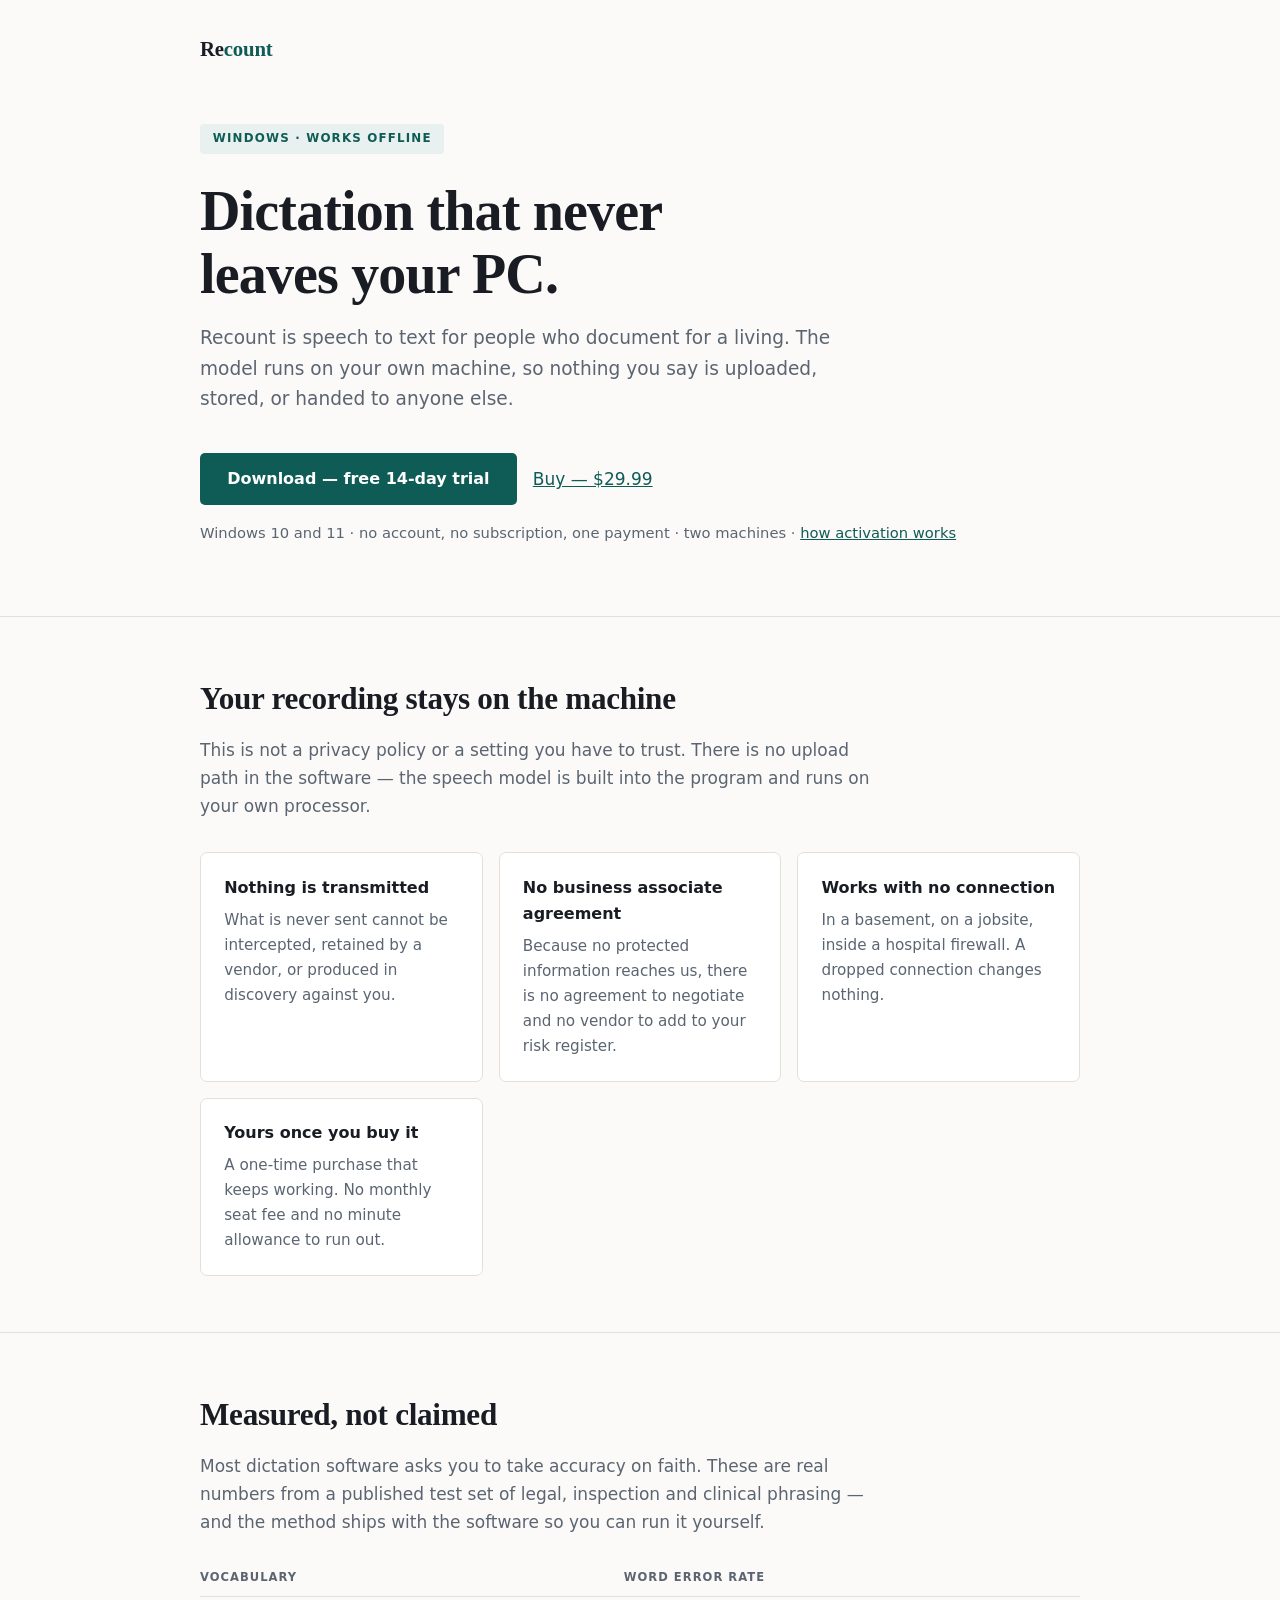
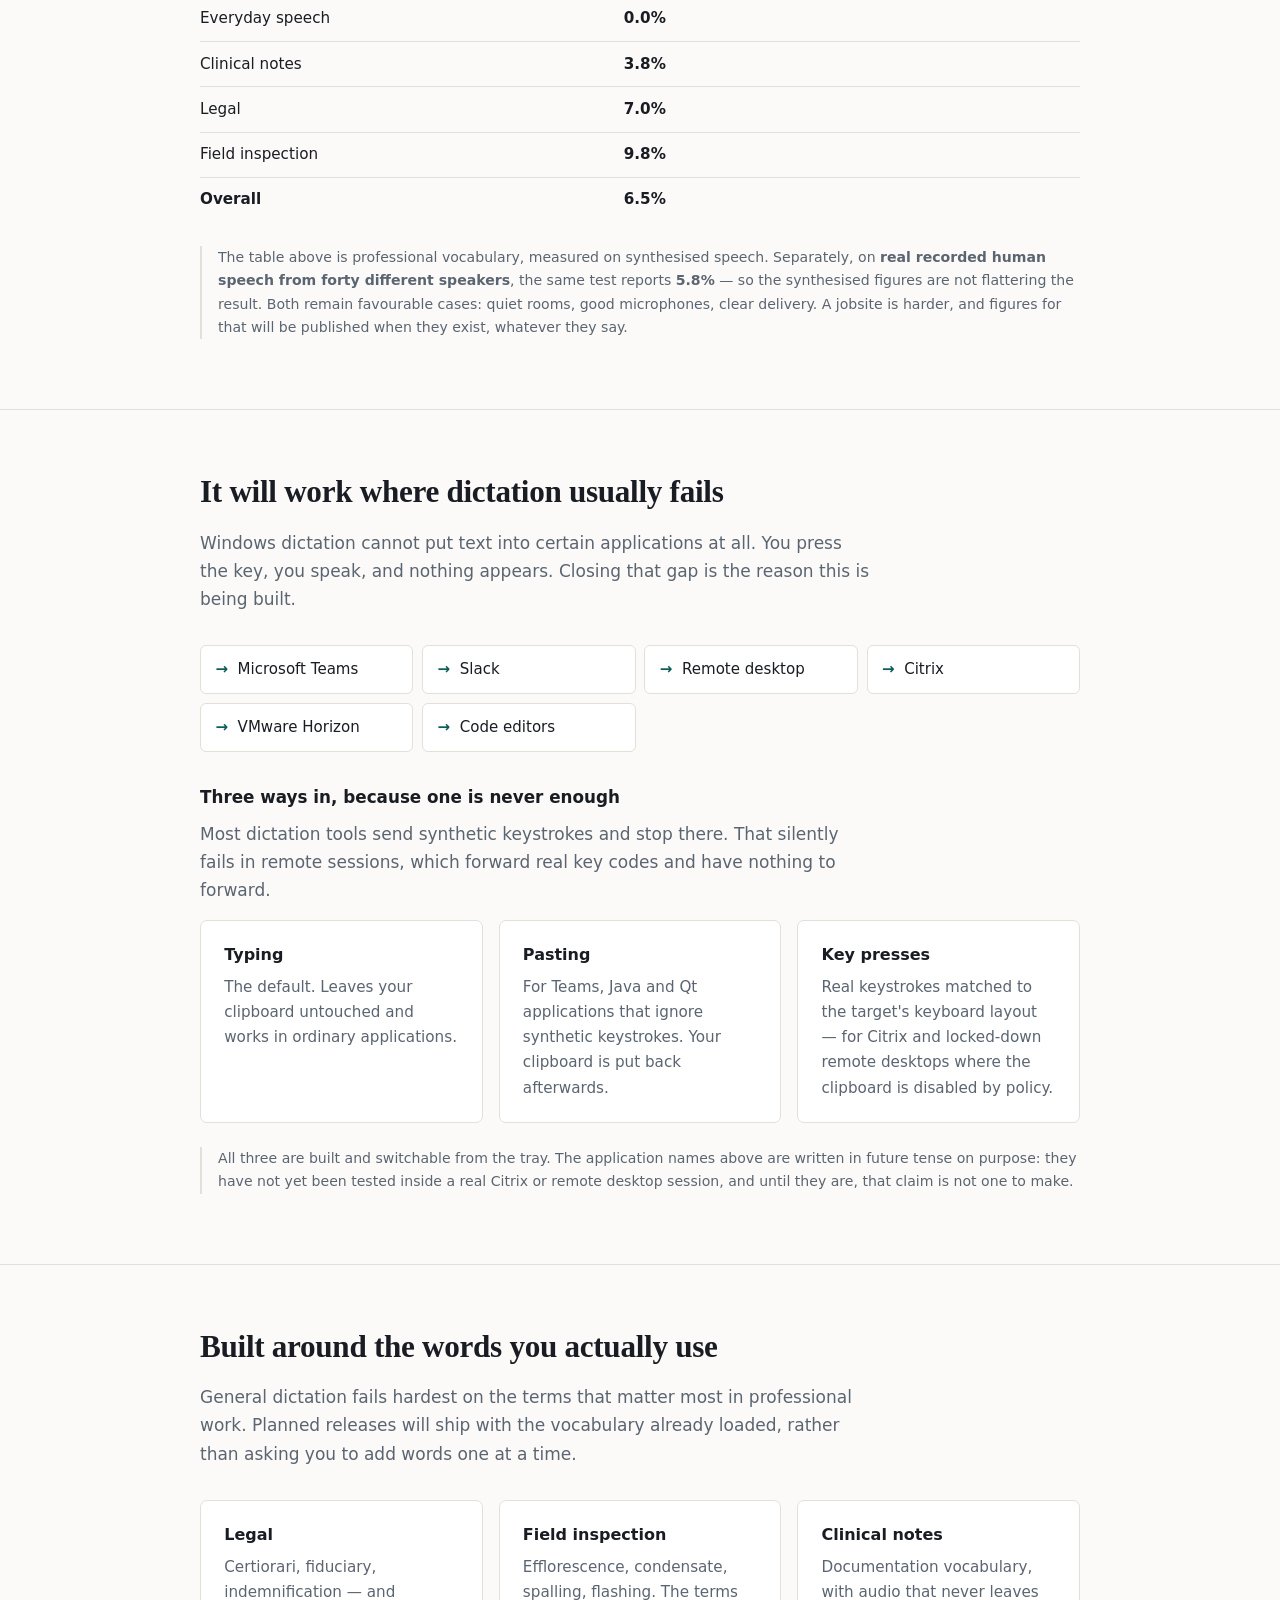
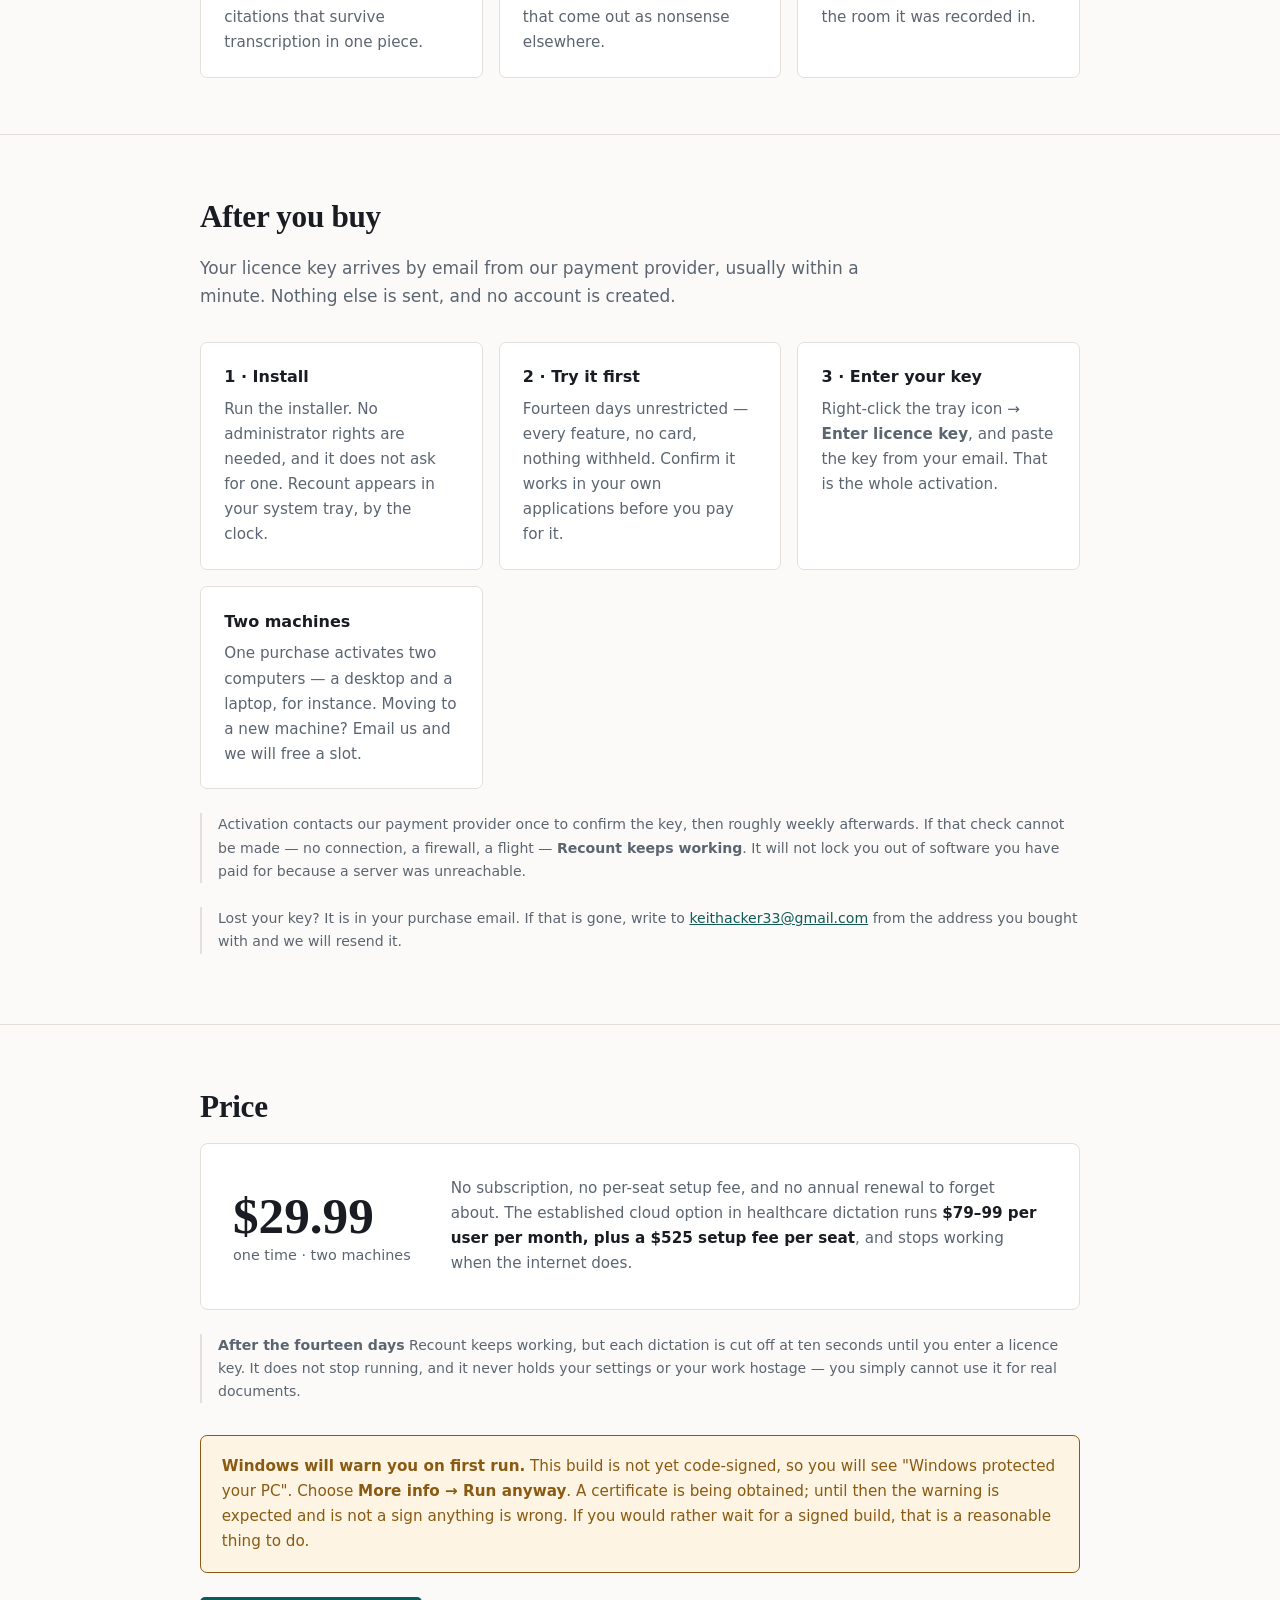
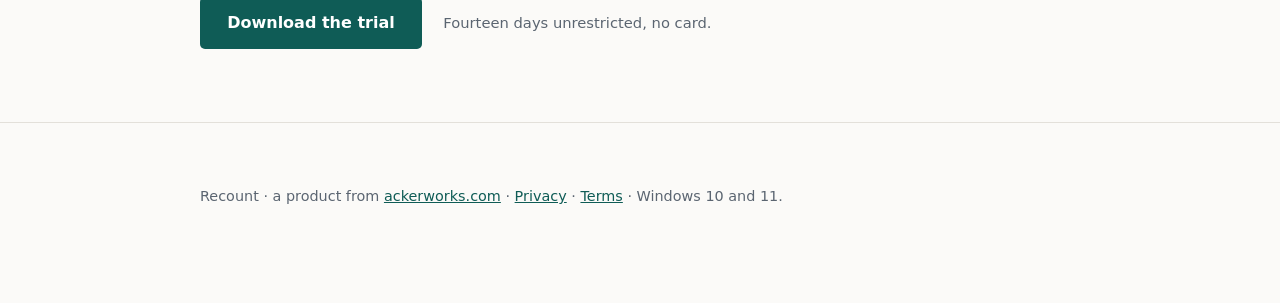
<file: docs/index.html>
<!doctype html>
<html lang="en">
<head>
<meta charset="utf-8">
<meta name="viewport" content="width=device-width, initial-scale=1">
<title>Recount — dictation that never leaves your PC</title>
<meta name="description" content="Local voice dictation for Windows. Your audio never leaves the machine. Built for legal, inspection and clinical documentation.">

<!--
  HONESTY AUDIT — check this list before this page goes live anywhere.

  SHIPPING as of v0.1.0 - installer published at
  github.com/VDC-Austin-KA/Recount/releases, checkout live at Lemon Squeezy product
  982600. The build is UNSIGNED and the page says so; do not remove that notice until a
  certificate is actually in place.

  TRUE TODAY, safe to state in present tense:
    - runs entirely on-device (Whisper model is embedded in the binary)
    - works with no internet
    - 14-day unrestricted trial, then 10-second takes; one-time purchase (license.rs + trial.rs)
    - 6.5% lexical WER on professional vocabulary      (accuracy/RESULTS.md part 1)
    - 5.8% WER on real human speech, 40 speakers       (accuracy/RESULTS.md part 3)

  NOT BUILT — written in future tense on purpose. Do NOT promote these to present
  tense until each passes a test:
    - Electron / Teams / IDE / RDP / Citrix text injection   <- the differentiator
    - shipped legal / inspection / clinical dictionaries
    - push-to-talk  (today it is a toggle, not hold-to-talk)
    - verbatim vs cleanup switch  (no cleanup pass exists yet)

  Part 3 of RESULTS.md overturned an earlier assumption: synthesised speech is HARDER for
  whisper than real speech, not easier, because TTS is outside its training distribution.
  So the professional-vocabulary figures are conservative on delivery. They are still
  favourable on conditions - quiet room, good mic - and the page says so. Do not drop that
  caveat to make the number look better; not overstating is the entire pitch here.

  NAME: Recount. Still worth a USPTO TESS search before this is printed or listed
  anywhere. Known prior uses, neither in dictation software: "The Recount" (a political
  video-news brand, absorbed 2023) and the HBO film "Recount".
  The earlier working name "Voize" was dropped - voize.ai is a funded company in this
  exact service class.
-->

<link rel="canonical" href="https://ackerworks.com/">

<!-- Open Graph / Twitter. A shared link with no preview card converts far worse, and
     Show HN plus Product Hunt are both link-first channels. -->
<meta property="og:type" content="website">
<meta property="og:site_name" content="Recount">
<meta property="og:title" content="Recount - dictation that never leaves your PC">
<meta property="og:description" content="Local voice dictation for Windows. Your audio never leaves the machine. Built for legal, inspection and clinical documentation. 5.8% measured word error rate.">
<meta property="og:url" content="https://ackerworks.com/">
<meta property="og:image" content="https://ackerworks.com/og.png">
<meta property="og:image:width" content="1200">
<meta property="og:image:height" content="630">
<meta name="twitter:card" content="summary_large_image">
<meta name="twitter:title" content="Recount - dictation that never leaves your PC">
<meta name="twitter:description" content="Local voice dictation for Windows. Your audio never leaves the machine. 5.8% measured word error rate.">
<meta name="twitter:image" content="https://ackerworks.com/og.png">

<script type="application/ld+json">
{
  "@context": "https://schema.org",
  "@type": "SoftwareApplication",
  "name": "Recount",
  "applicationCategory": "BusinessApplication",
  "applicationSubCategory": "Voice dictation",
  "operatingSystem": "Windows 10, Windows 11",
  "description": "Local voice dictation for Windows. Speech is converted to text by a model running on your own machine - nothing is uploaded, stored or transmitted. Preloaded vocabulary for legal, inspection and clinical work.",
  "url": "https://ackerworks.com/",
  "downloadUrl": "https://github.com/VDC-Austin-KA/Recount/releases/latest",
  "softwareVersion": "0.1.0",
  "offers": {
    "@type": "Offer",
    "price": "29.99",
    "priceCurrency": "USD",
    "url": "https://ackerworks.lemonsqueezy.com/checkout/buy/3e2da440-399d-4f2e-a441-3e3bd7bd8b94",
    "availability": "https://schema.org/InStock"
  },
  "featureList": [
    "Runs entirely offline - audio never leaves the machine",
    "Legal, field inspection and clinical vocabularies included",
    "Works in Teams, Citrix and remote desktop sessions",
    "One-time purchase, two machines, no subscription"
  ],
  "privacyPolicy": "https://ackerworks.com/privacy.html"
}
</script>

<link rel="stylesheet" href="style.css">
</head>
<body>

<div class="brandbar">
  <div class="wrap"><a class="wordmark" href="index.html">Re<span>count</span></a></div>
</div>

<header>
  <div class="wrap">
    <span class="eyebrow">Windows &middot; works offline</span>
    <h1>Dictation that never leaves your PC.</h1>
    <p class="standfirst">
      Recount is speech to text for people who document for a living. The model runs on
      your own machine, so nothing you say is uploaded, stored, or handed to anyone else.
    </p>
    <div class="actions">
      <a class="btn" href="https://github.com/VDC-Austin-KA/Recount/releases/latest">Download &mdash; free 14-day trial</a>
      <a class="btn-secondary" href="https://ackerworks.lemonsqueezy.com/checkout/buy/3e2da440-399d-4f2e-a441-3e3bd7bd8b94">Buy &mdash; $29.99</a>
    </div>
    <p class="aside" style="margin-top:1rem">
      Windows 10 and 11 &middot; no account, no subscription, one payment &middot; two machines
      &middot; <a href="#activate">how activation works</a>
    </p>
  </div>
</header>

<section>
  <div class="wrap">
    <h2>Your recording stays on the machine</h2>
    <p class="lede">
      This is not a privacy policy or a setting you have to trust. There is no upload
      path in the software &mdash; the speech model is built into the program and runs on
      your own processor.
    </p>

    <div class="grid">
      <div class="card">
        <h3>Nothing is transmitted</h3>
        <p>What is never sent cannot be intercepted, retained by a vendor, or produced in discovery against you.</p>
      </div>
      <div class="card">
        <h3>No business associate agreement</h3>
        <p>Because no protected information reaches us, there is no agreement to negotiate and no vendor to add to your risk register.</p>
      </div>
      <div class="card">
        <h3>Works with no connection</h3>
        <p>In a basement, on a jobsite, inside a hospital firewall. A dropped connection changes nothing.</p>
      </div>
      <div class="card">
        <h3>Yours once you buy it</h3>
        <p>A one-time purchase that keeps working. No monthly seat fee and no minute allowance to run out.</p>
      </div>
    </div>
  </div>
</section>

<section>
  <div class="wrap">
    <h2>Measured, not claimed</h2>
    <p class="lede">
      Most dictation software asks you to take accuracy on faith. These are real numbers
      from a published test set of legal, inspection and clinical phrasing &mdash; and the
      method ships with the software so you can run it yourself.
    </p>

    <div class="table-scroll">
      <table>
        <thead>
          <tr><th>Vocabulary</th><th>Word error rate</th></tr>
        </thead>
        <tbody>
          <tr><td>Everyday speech</td><td class="n">0.0%</td></tr>
          <tr><td>Clinical notes</td><td class="n">3.8%</td></tr>
          <tr><td>Legal</td><td class="n">7.0%</td></tr>
          <tr><td>Field inspection</td><td class="n">9.8%</td></tr>
          <tr><td><strong>Overall</strong></td><td class="n">6.5%</td></tr>
        </tbody>
      </table>
    </div>

    <p class="note">
      The table above is professional vocabulary, measured on synthesised speech.
      Separately, on <strong>real recorded human speech from forty different speakers</strong>,
      the same test reports <strong>5.8%</strong> &mdash; so the synthesised figures are
      not flattering the result. Both remain favourable cases: quiet rooms, good
      microphones, clear delivery. A jobsite is harder, and figures for that will be
      published when they exist, whatever they say.
    </p>
  </div>
</section>

<section>
  <div class="wrap">
    <h2>It will work where dictation usually fails</h2>
    <p class="lede">
      Windows dictation cannot put text into certain applications at all. You press the
      key, you speak, and nothing appears. Closing that gap is the reason this is being
      built.
    </p>

    <div class="apps">
      <div class="app"><span class="tick">&rarr;</span> Microsoft Teams</div>
      <div class="app"><span class="tick">&rarr;</span> Slack</div>
      <div class="app"><span class="tick">&rarr;</span> Remote desktop</div>
      <div class="app"><span class="tick">&rarr;</span> Citrix</div>
      <div class="app"><span class="tick">&rarr;</span> VMware Horizon</div>
      <div class="app"><span class="tick">&rarr;</span> Code editors</div>
    </div>

    <h3 style="font-size:1.05rem;font-weight:650;margin:2rem 0 .5rem">Three ways in, because one is never enough</h3>
    <p class="lede" style="margin-bottom:1rem">
      Most dictation tools send synthetic keystrokes and stop there. That silently fails
      in remote sessions, which forward real key codes and have nothing to forward.
    </p>
    <div class="grid">
      <div class="card">
        <h3>Typing</h3>
        <p>The default. Leaves your clipboard untouched and works in ordinary applications.</p>
      </div>
      <div class="card">
        <h3>Pasting</h3>
        <p>For Teams, Java and Qt applications that ignore synthetic keystrokes. Your clipboard is put back afterwards.</p>
      </div>
      <div class="card">
        <h3>Key presses</h3>
        <p>Real keystrokes matched to the target's keyboard layout &mdash; for Citrix and locked-down remote desktops where the clipboard is disabled by policy.</p>
      </div>
    </div>

    <p class="note">
      All three are built and switchable from the tray. The application names above are
      written in future tense on purpose: they have not yet been tested inside a real
      Citrix or remote desktop session, and until they are, that claim is not one to make.
    </p>
  </div>
</section>

<section>
  <div class="wrap">
    <h2>Built around the words you actually use</h2>
    <p class="lede">
      General dictation fails hardest on the terms that matter most in professional work.
      Planned releases will ship with the vocabulary already loaded, rather than asking
      you to add words one at a time.
    </p>
    <div class="grid">
      <div class="card">
        <h3>Legal</h3>
        <p>Certiorari, fiduciary, indemnification &mdash; and citations that survive transcription in one piece.</p>
      </div>
      <div class="card">
        <h3>Field inspection</h3>
        <p>Efflorescence, condensate, spalling, flashing. The terms that come out as nonsense elsewhere.</p>
      </div>
      <div class="card">
        <h3>Clinical notes</h3>
        <p>Documentation vocabulary, with audio that never leaves the room it was recorded in.</p>
      </div>
    </div>
  </div>
</section>

<section id="activate">
  <div class="wrap">
    <h2>After you buy</h2>
    <p class="lede">
      Your licence key arrives by email from our payment provider, usually within a minute.
      Nothing else is sent, and no account is created.
    </p>

    <div class="grid">
      <div class="card">
        <h3>1 &middot; Install</h3>
        <p>Run the installer. No administrator rights are needed, and it does not ask for one. Recount appears in your system tray, by the clock.</p>
      </div>
      <div class="card">
        <h3>2 &middot; Try it first</h3>
        <p>Fourteen days unrestricted &mdash; every feature, no card, nothing withheld. Confirm it works in your own applications before you pay for it.</p>
      </div>
      <div class="card">
        <h3>3 &middot; Enter your key</h3>
        <p>Right-click the tray icon &rarr; <strong>Enter licence key</strong>, and paste the key from your email. That is the whole activation.</p>
      </div>
      <div class="card">
        <h3>Two machines</h3>
        <p>One purchase activates two computers &mdash; a desktop and a laptop, for instance. Moving to a new machine? Email us and we will free a slot.</p>
      </div>
    </div>

    <p class="note">
      Activation contacts our payment provider once to confirm the key, then roughly weekly
      afterwards. If that check cannot be made &mdash; no connection, a firewall, a flight
      &mdash; <strong>Recount keeps working</strong>. It will not lock you out of software
      you have paid for because a server was unreachable.
    </p>

    <p class="note">
      Lost your key? It is in your purchase email. If that is gone, write to
      <a href="mailto:keithacker33@gmail.com">keithacker33@gmail.com</a> from the address you
      bought with and we will resend it.
    </p>
  </div>
</section>

<section>
  <div class="wrap">
    <h2>Price</h2>
    <div class="price-box">
      <div class="amount">$29.99<small>one time &middot; two machines</small></div>
      <div class="compare">
        No subscription, no per-seat setup fee, and no annual renewal to forget about.
        The established cloud option in healthcare dictation runs
        <strong style="color:var(--ink)">$79&ndash;99 per user per month, plus a $525 setup
        fee per seat</strong>, and stops working when the internet does.
      </div>
    </div>

    <p class="note" style="margin-bottom:1.5rem">
      <strong>After the fourteen days</strong> Recount keeps working, but each dictation is
      cut off at ten seconds until you enter a licence key. It does not stop running, and
      it never holds your settings or your work hostage &mdash; you simply cannot use it
      for real documents.
    </p>

    <div class="status">
      <strong>Windows will warn you on first run.</strong> This build is not yet
      code-signed, so you will see "Windows protected your PC". Choose
      <strong>More info &rarr; Run anyway</strong>. A certificate is being obtained; until
      then the warning is expected and is not a sign anything is wrong. If you would rather
      wait for a signed build, that is a reasonable thing to do.
    </div>
    <p style="margin-top:1.5rem">
      <a class="btn" href="https://github.com/VDC-Austin-KA/Recount/releases/latest">Download the trial</a>
      <span class="aside" style="margin-left:1rem">Fourteen days unrestricted, no card.</span>
    </p>
  </div>
</section>

<footer>
  <div class="wrap">
    <p>
      Recount &middot; a product from <a href="https://ackerworks.com">ackerworks.com</a>
      &middot; <a href="privacy.html">Privacy</a>
      &middot; <a href="terms.html">Terms</a>
      &middot; Windows 10 and 11.
    </p>
  </div>
</footer>

</body>
</html>
</file>
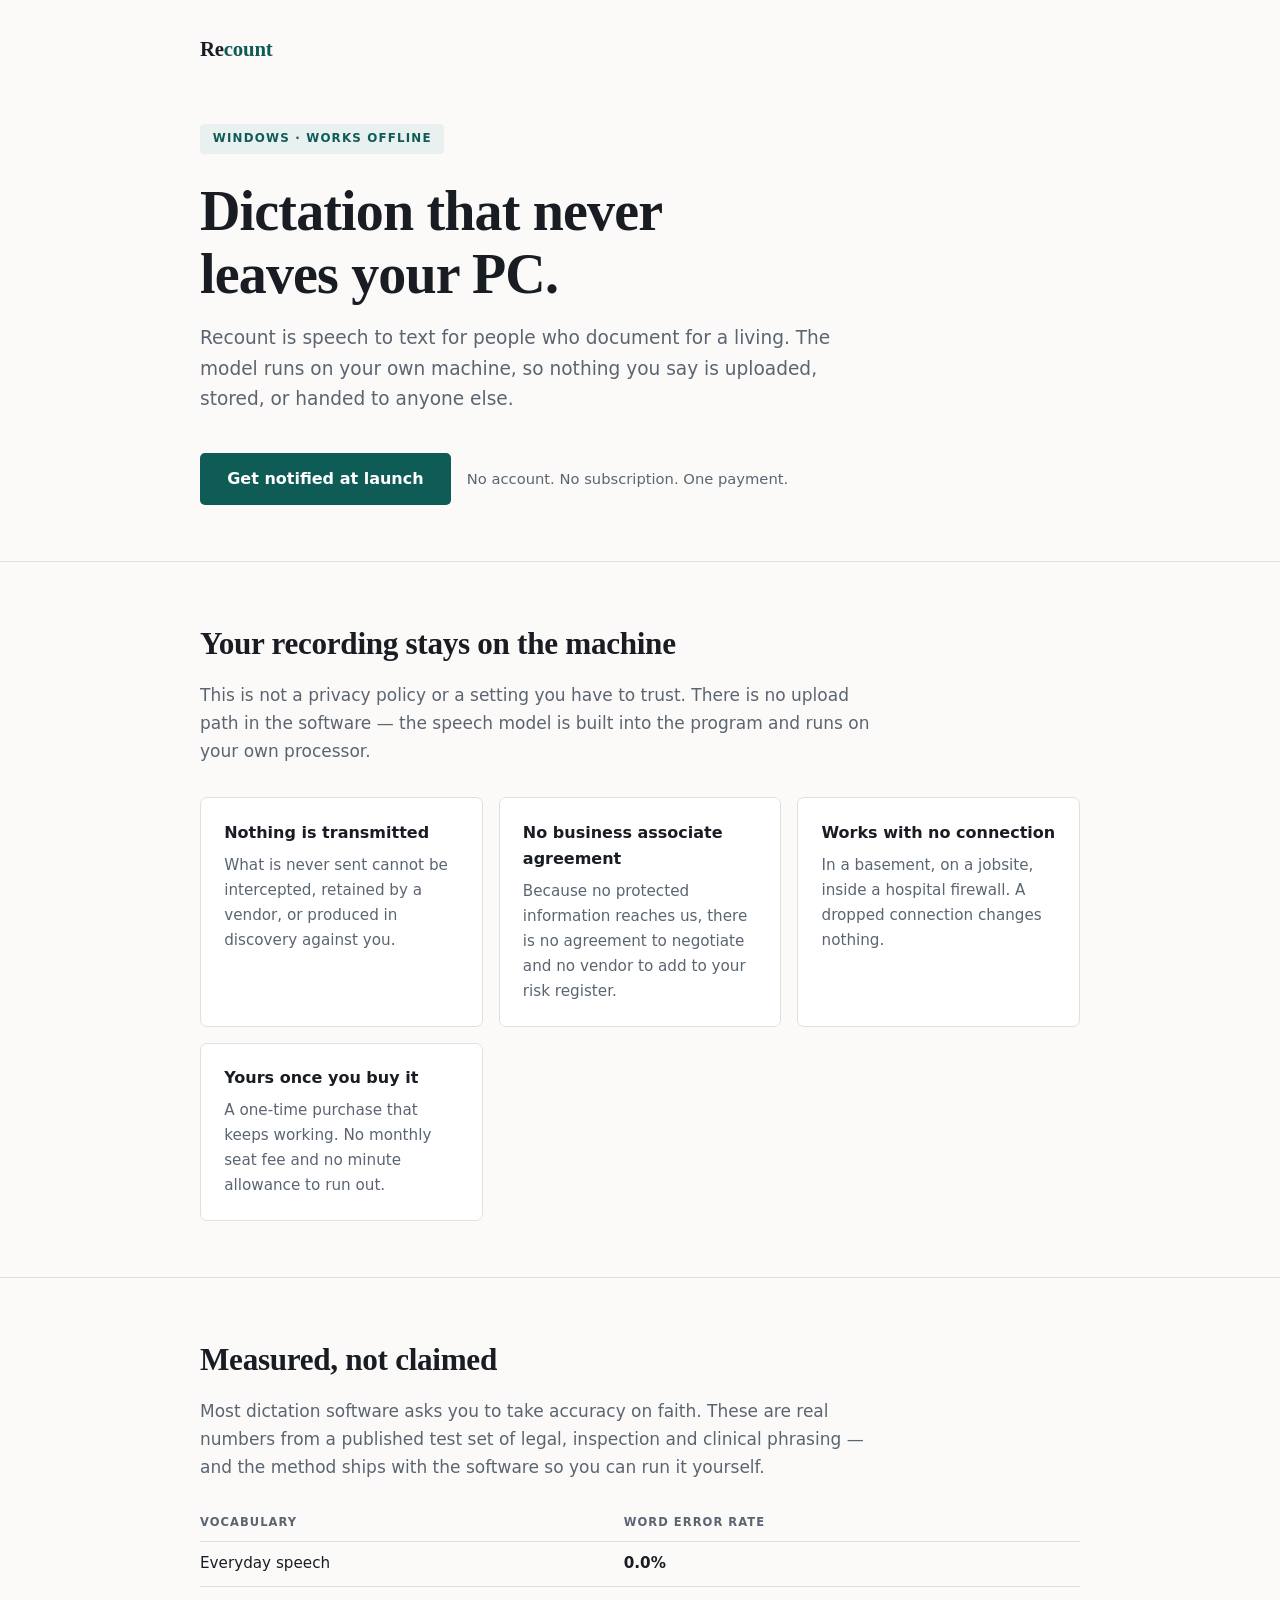
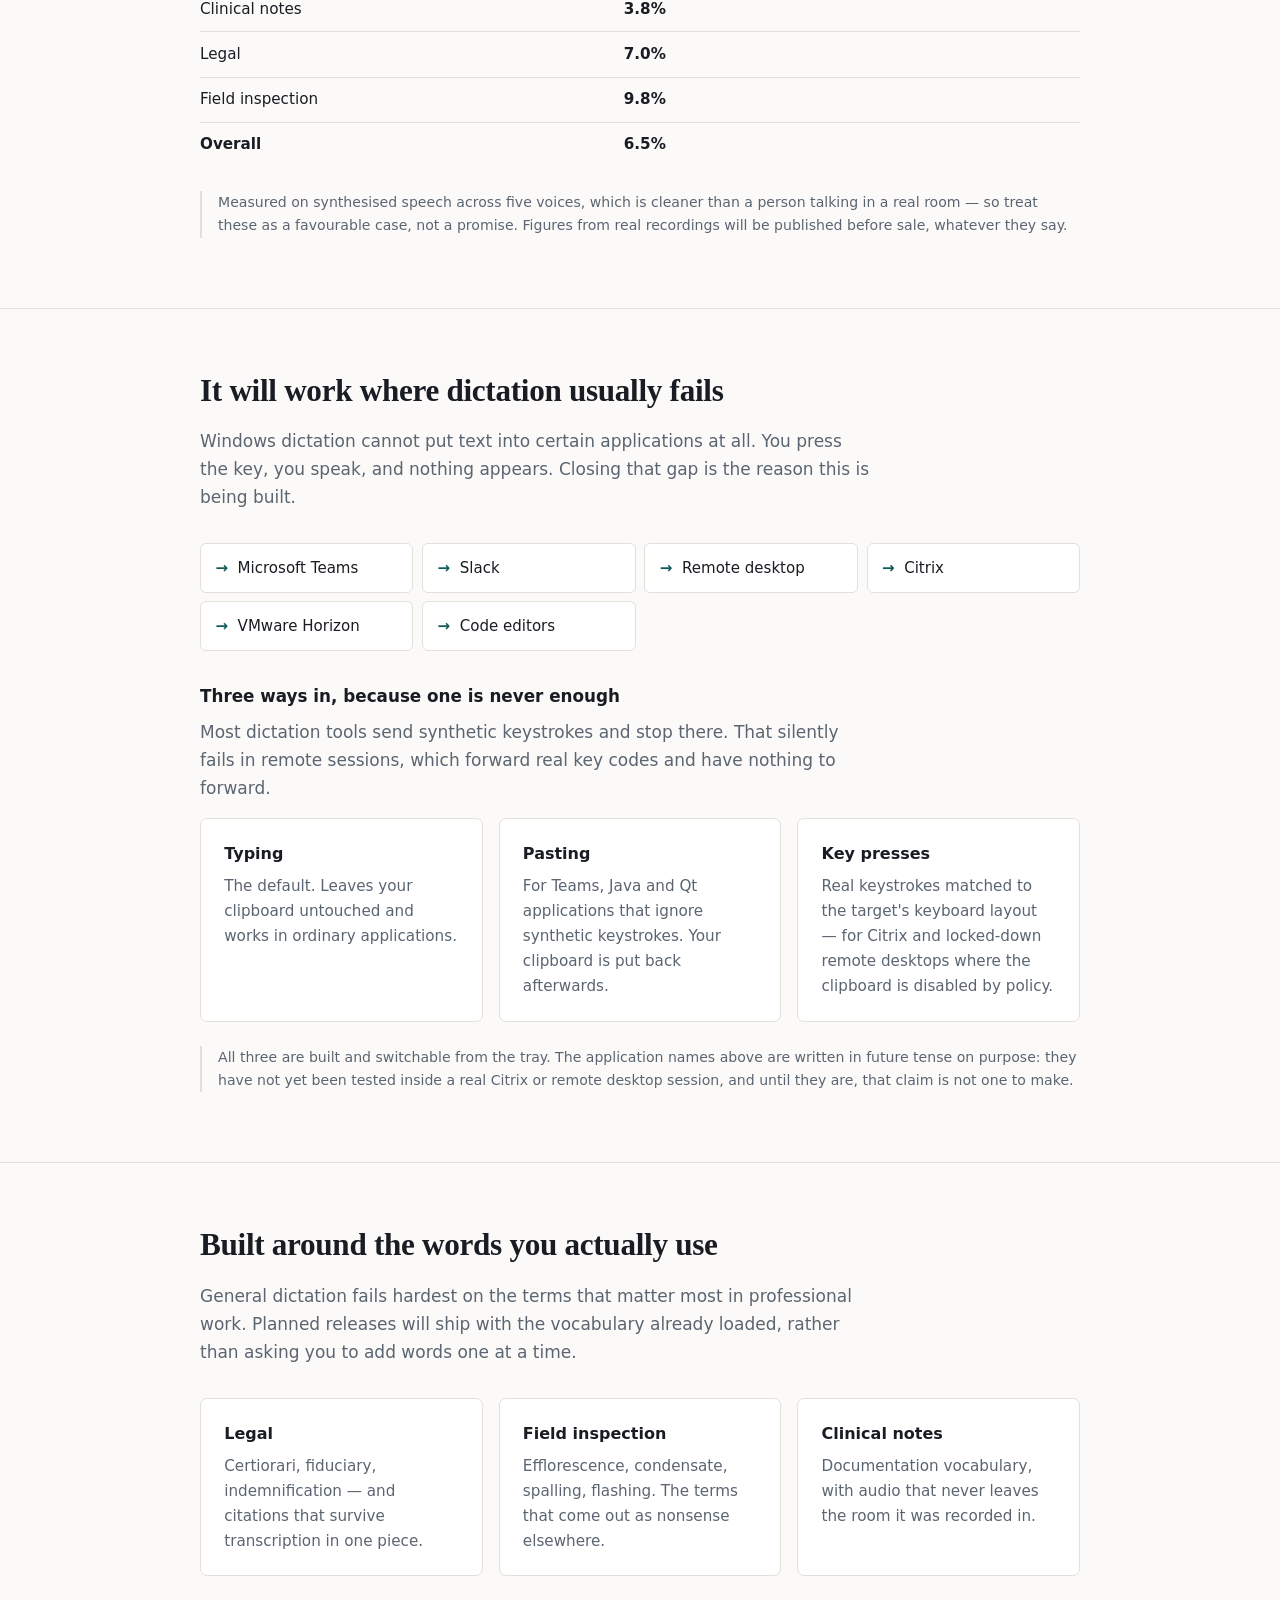
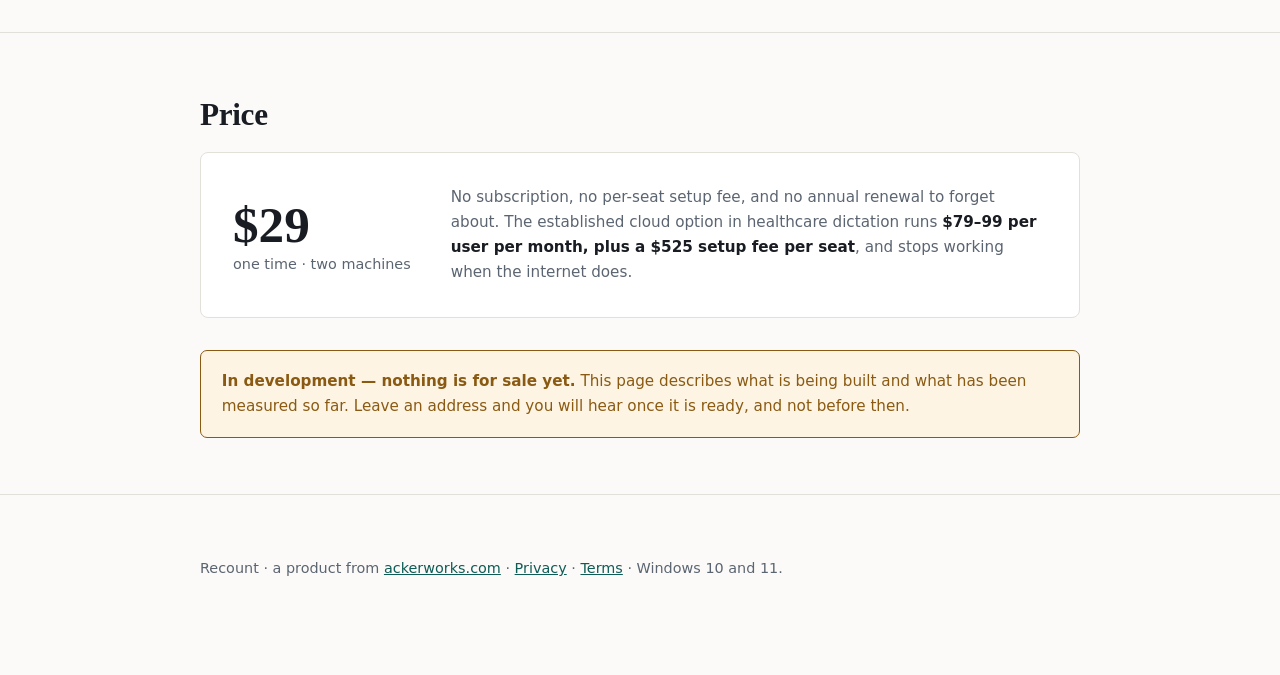
<file: public/index.html>
<!doctype html>
<html lang="en">
<head>
<meta charset="utf-8">
<meta name="viewport" content="width=device-width, initial-scale=1">
<title>Recount — dictation that never leaves your PC</title>
<meta name="description" content="Local voice dictation for Windows. Your audio never leaves the machine. Built for legal, inspection and clinical documentation.">

<!--
  HONESTY AUDIT — check this list before this page goes live anywhere.

  TRUE TODAY, safe to state in present tense:
    - runs entirely on-device (Whisper model is embedded in the binary)
    - works with no internet
    - 30-day trial, one-time purchase, offline grace  (license.rs, 30 tests passing)
    - 6.5% lexical word error rate                     (accuracy/RESULTS.md)

  NOT BUILT — written in future tense on purpose. Do NOT promote these to present
  tense until each passes a test:
    - Electron / Teams / IDE / RDP / Citrix text injection   <- the differentiator
    - shipped legal / inspection / clinical dictionaries
    - push-to-talk  (today it is a toggle, not hold-to-talk)
    - verbatim vs cleanup switch  (no cleanup pass exists yet)

  The 6.5% figure was measured on SAPI-synthesised speech, which is cleaner than a human
  in a real room. The page says so. Do not drop that caveat to make the number look
  better - the entire pitch to this audience is that the vendor does not overstate.

  NAME: Recount. Still worth a USPTO TESS search before this is printed or listed
  anywhere. Known prior uses, neither in dictation software: "The Recount" (a political
  video-news brand, absorbed 2023) and the HBO film "Recount".
  The earlier working name "Voize" was dropped - voize.ai is a funded company in this
  exact service class.
-->

<link rel="stylesheet" href="style.css">
</head>
<body>

<div class="brandbar">
  <div class="wrap"><a class="wordmark" href="index.html">Re<span>count</span></a></div>
</div>

<header>
  <div class="wrap">
    <span class="eyebrow">Windows &middot; works offline</span>
    <h1>Dictation that never leaves your PC.</h1>
    <p class="standfirst">
      Recount is speech to text for people who document for a living. The model runs on
      your own machine, so nothing you say is uploaded, stored, or handed to anyone else.
    </p>
    <div class="actions">
      <a class="btn" href="mailto:keithacker33@gmail.com?subject=Early%20access">Get notified at launch</a>
      <span class="aside">No account. No subscription. One payment.</span>
    </div>
  </div>
</header>

<section>
  <div class="wrap">
    <h2>Your recording stays on the machine</h2>
    <p class="lede">
      This is not a privacy policy or a setting you have to trust. There is no upload
      path in the software &mdash; the speech model is built into the program and runs on
      your own processor.
    </p>

    <div class="grid">
      <div class="card">
        <h3>Nothing is transmitted</h3>
        <p>What is never sent cannot be intercepted, retained by a vendor, or produced in discovery against you.</p>
      </div>
      <div class="card">
        <h3>No business associate agreement</h3>
        <p>Because no protected information reaches us, there is no agreement to negotiate and no vendor to add to your risk register.</p>
      </div>
      <div class="card">
        <h3>Works with no connection</h3>
        <p>In a basement, on a jobsite, inside a hospital firewall. A dropped connection changes nothing.</p>
      </div>
      <div class="card">
        <h3>Yours once you buy it</h3>
        <p>A one-time purchase that keeps working. No monthly seat fee and no minute allowance to run out.</p>
      </div>
    </div>
  </div>
</section>

<section>
  <div class="wrap">
    <h2>Measured, not claimed</h2>
    <p class="lede">
      Most dictation software asks you to take accuracy on faith. These are real numbers
      from a published test set of legal, inspection and clinical phrasing &mdash; and the
      method ships with the software so you can run it yourself.
    </p>

    <div class="table-scroll">
      <table>
        <thead>
          <tr><th>Vocabulary</th><th>Word error rate</th></tr>
        </thead>
        <tbody>
          <tr><td>Everyday speech</td><td class="n">0.0%</td></tr>
          <tr><td>Clinical notes</td><td class="n">3.8%</td></tr>
          <tr><td>Legal</td><td class="n">7.0%</td></tr>
          <tr><td>Field inspection</td><td class="n">9.8%</td></tr>
          <tr><td><strong>Overall</strong></td><td class="n">6.5%</td></tr>
        </tbody>
      </table>
    </div>

    <p class="note">
      Measured on synthesised speech across five voices, which is cleaner than a person
      talking in a real room &mdash; so treat these as a favourable case, not a promise.
      Figures from real recordings will be published before sale, whatever they say.
    </p>
  </div>
</section>

<section>
  <div class="wrap">
    <h2>It will work where dictation usually fails</h2>
    <p class="lede">
      Windows dictation cannot put text into certain applications at all. You press the
      key, you speak, and nothing appears. Closing that gap is the reason this is being
      built.
    </p>

    <div class="apps">
      <div class="app"><span class="tick">&rarr;</span> Microsoft Teams</div>
      <div class="app"><span class="tick">&rarr;</span> Slack</div>
      <div class="app"><span class="tick">&rarr;</span> Remote desktop</div>
      <div class="app"><span class="tick">&rarr;</span> Citrix</div>
      <div class="app"><span class="tick">&rarr;</span> VMware Horizon</div>
      <div class="app"><span class="tick">&rarr;</span> Code editors</div>
    </div>

    <h3 style="font-size:1.05rem;font-weight:650;margin:2rem 0 .5rem">Three ways in, because one is never enough</h3>
    <p class="lede" style="margin-bottom:1rem">
      Most dictation tools send synthetic keystrokes and stop there. That silently fails
      in remote sessions, which forward real key codes and have nothing to forward.
    </p>
    <div class="grid">
      <div class="card">
        <h3>Typing</h3>
        <p>The default. Leaves your clipboard untouched and works in ordinary applications.</p>
      </div>
      <div class="card">
        <h3>Pasting</h3>
        <p>For Teams, Java and Qt applications that ignore synthetic keystrokes. Your clipboard is put back afterwards.</p>
      </div>
      <div class="card">
        <h3>Key presses</h3>
        <p>Real keystrokes matched to the target's keyboard layout &mdash; for Citrix and locked-down remote desktops where the clipboard is disabled by policy.</p>
      </div>
    </div>

    <p class="note">
      All three are built and switchable from the tray. The application names above are
      written in future tense on purpose: they have not yet been tested inside a real
      Citrix or remote desktop session, and until they are, that claim is not one to make.
    </p>
  </div>
</section>

<section>
  <div class="wrap">
    <h2>Built around the words you actually use</h2>
    <p class="lede">
      General dictation fails hardest on the terms that matter most in professional work.
      Planned releases will ship with the vocabulary already loaded, rather than asking
      you to add words one at a time.
    </p>
    <div class="grid">
      <div class="card">
        <h3>Legal</h3>
        <p>Certiorari, fiduciary, indemnification &mdash; and citations that survive transcription in one piece.</p>
      </div>
      <div class="card">
        <h3>Field inspection</h3>
        <p>Efflorescence, condensate, spalling, flashing. The terms that come out as nonsense elsewhere.</p>
      </div>
      <div class="card">
        <h3>Clinical notes</h3>
        <p>Documentation vocabulary, with audio that never leaves the room it was recorded in.</p>
      </div>
    </div>
  </div>
</section>

<section>
  <div class="wrap">
    <h2>Price</h2>
    <div class="price-box">
      <div class="amount">$29<small>one time &middot; two machines</small></div>
      <div class="compare">
        No subscription, no per-seat setup fee, and no annual renewal to forget about.
        The established cloud option in healthcare dictation runs
        <strong style="color:var(--ink)">$79&ndash;99 per user per month, plus a $525 setup
        fee per seat</strong>, and stops working when the internet does.
      </div>
    </div>

    <div class="status">
      <strong>In development &mdash; nothing is for sale yet.</strong>
      This page describes what is being built and what has been measured so far. Leave an
      address and you will hear once it is ready, and not before then.
    </div>
  </div>
</section>

<footer>
  <div class="wrap">
    <p>
      Recount &middot; a product from <a href="https://ackerworks.com">ackerworks.com</a>
      &middot; <a href="privacy.html">Privacy</a>
      &middot; <a href="terms.html">Terms</a>
      &middot; Windows 10 and 11.
    </p>
  </div>
</footer>

</body>
</html>
</file>
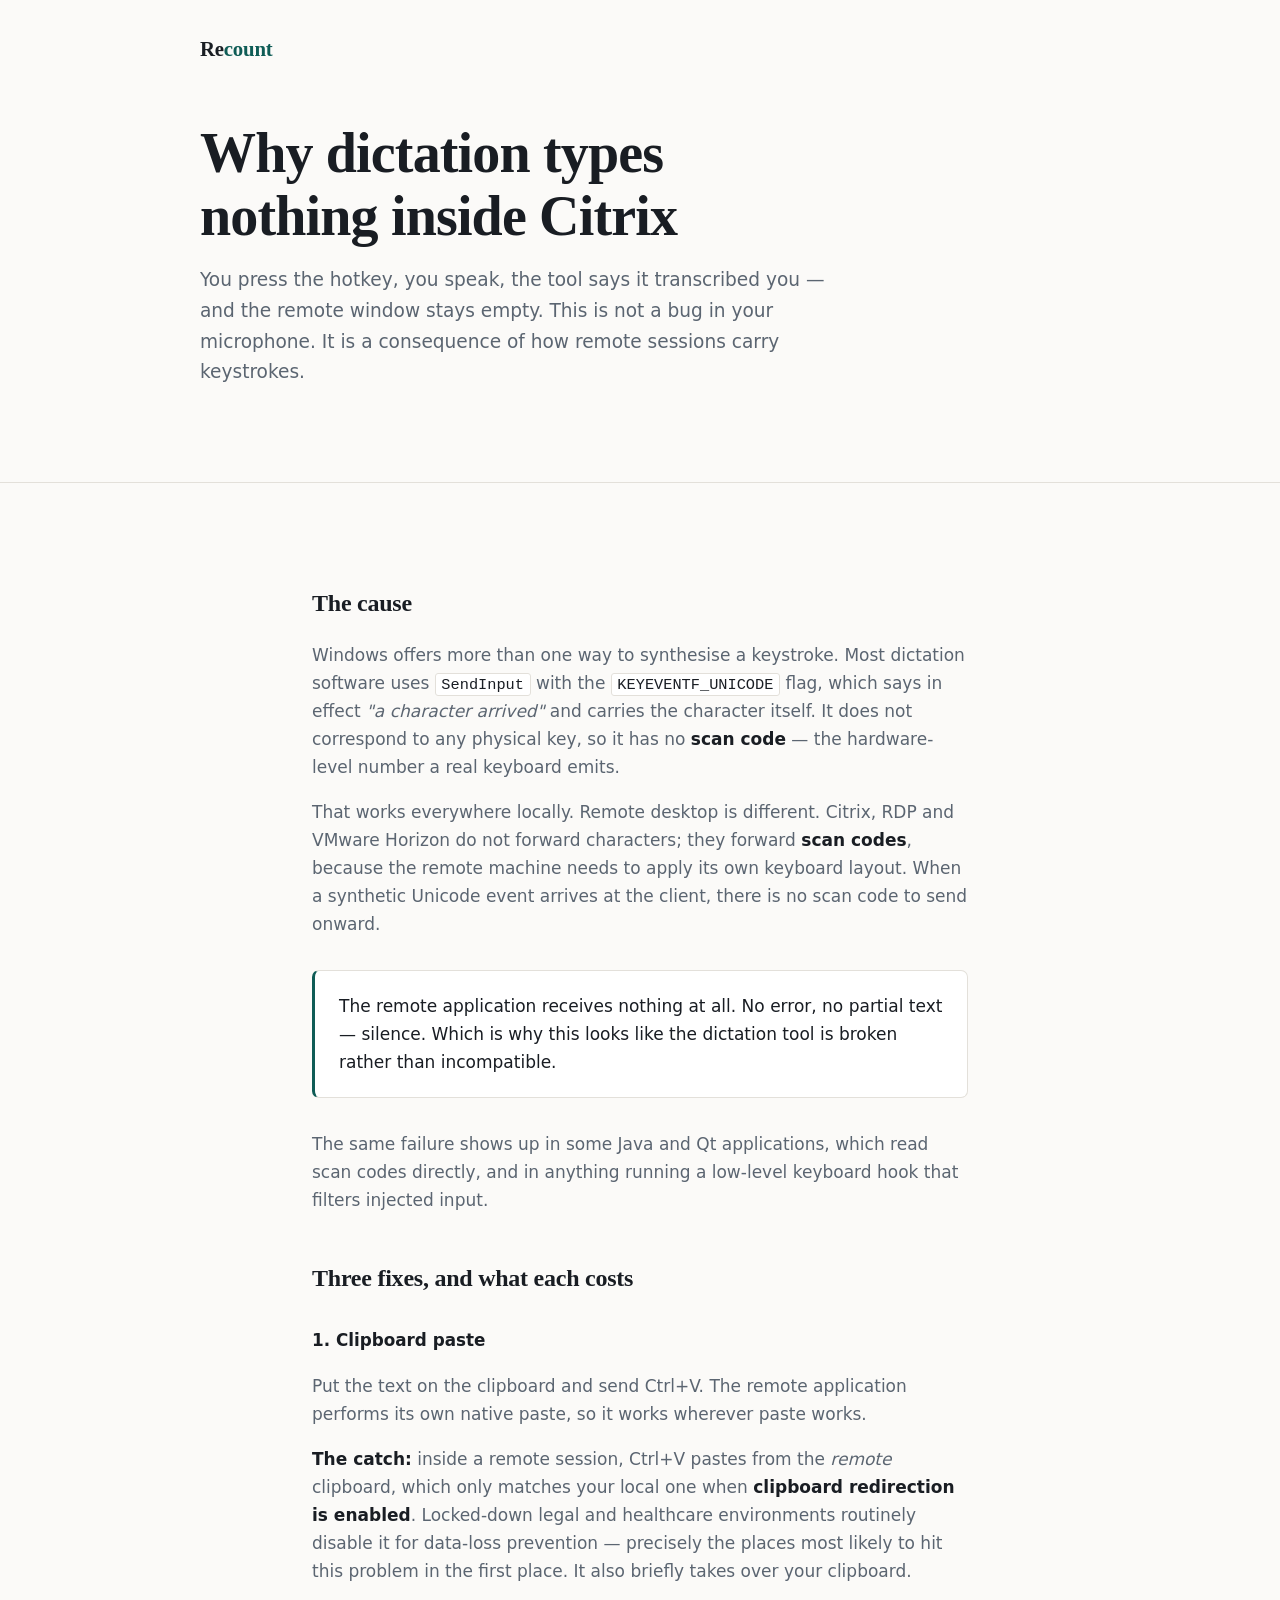
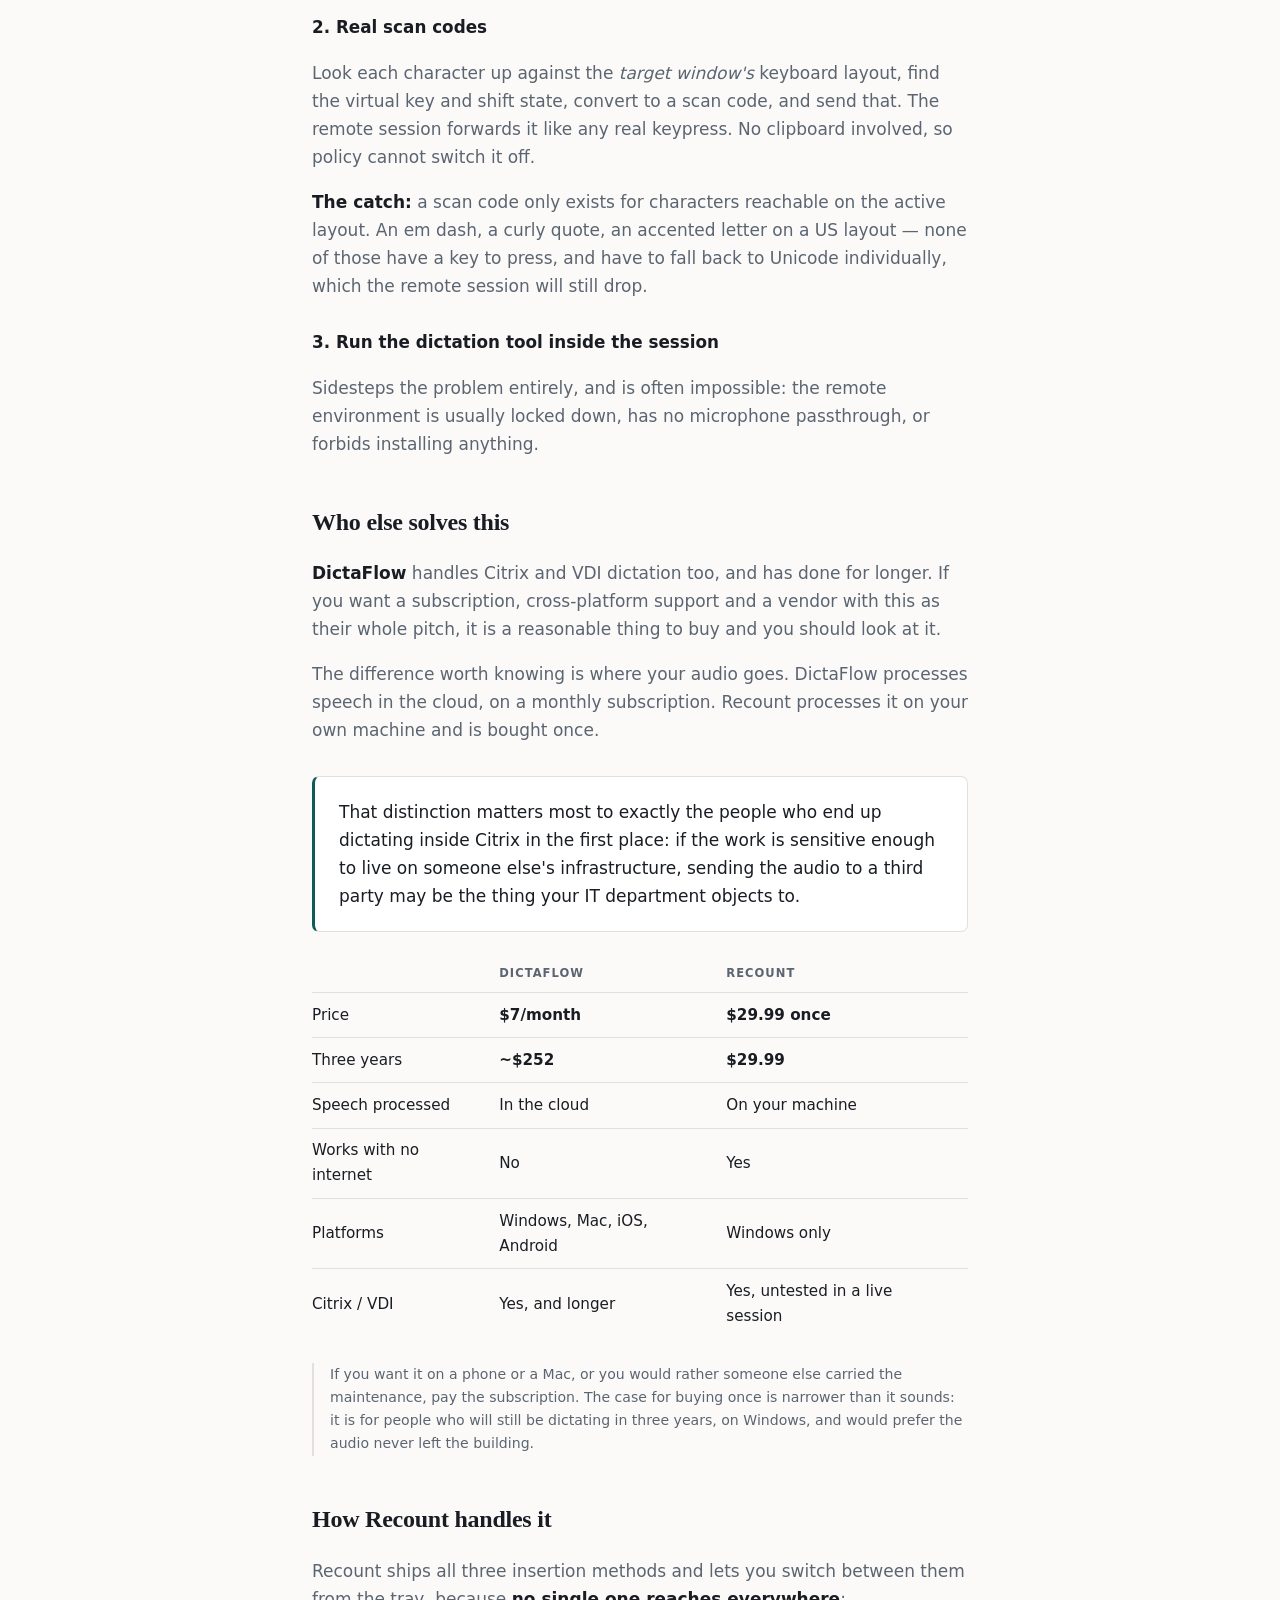
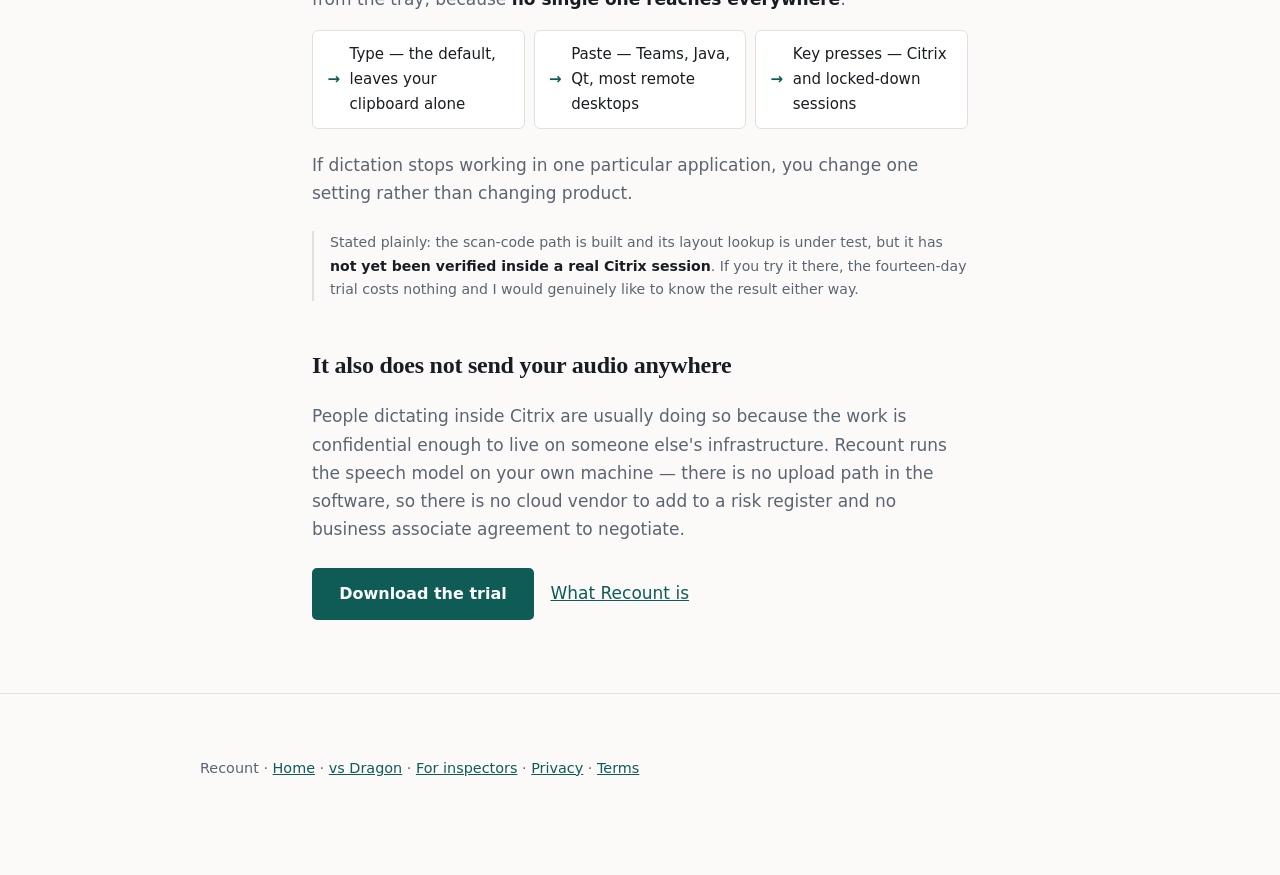
<file: docs/dictation-citrix-rdp.html>
<!doctype html>
<html lang="en">
<head>
<meta charset="utf-8">
<meta name="viewport" content="width=device-width, initial-scale=1">
<title>Why dictation fails in Citrix and remote desktop — and how to fix it</title>
<meta name="description" content="Dictation software types nothing inside Citrix, RDP and VMware Horizon. The cause is scan codes: remote sessions forward them, and most dictation tools send synthetic Unicode keystrokes that have none. Three fixes, the trade-offs of each, and who else solves it.">
<link rel="canonical" href="https://ackerworks.com/dictation-citrix-rdp.html">

<meta property="og:type" content="article">
<meta property="og:site_name" content="Recount">
<meta property="og:title" content="Why dictation fails in Citrix and remote desktop">
<meta property="og:description" content="The cause is scan codes. Remote sessions forward them; synthetic Unicode keystrokes have none, so the remote application receives silence. Three fixes and their trade-offs.">
<meta property="og:url" content="https://ackerworks.com/dictation-citrix-rdp.html">
<meta property="og:image" content="https://ackerworks.com/og.png">
<meta name="twitter:card" content="summary_large_image">

<link rel="stylesheet" href="style.css">
<style>
  .doc { max-width: 44rem; }
  .doc h2 { font-size: 1.5rem; margin-top: 2.8rem; }
  .doc h3 { font-size: 1.05rem; margin-top: 1.8rem; }
  .doc p, .doc li { color: var(--muted); }
  .doc strong { color: var(--ink); }
  code {
    font: .9em "Consolas", monospace;
    background: var(--card); border: 1px solid var(--line);
    border-radius: 3px; padding: .1rem .35rem; color: var(--ink);
  }
  .verdict {
    background: var(--card); border: 1px solid var(--line);
    border-left: 3px solid var(--accent); border-radius: 7px;
    padding: 1.3rem 1.5rem; margin: 2rem 0;
  }
  .verdict p { margin: 0; color: var(--ink); }
</style>
</head>
<body>

<div class="brandbar">
  <div class="wrap"><a class="wordmark" href="/">Re<span>count</span></a></div>
</div>

<header>
  <div class="wrap">
    <h1>Why dictation types nothing inside Citrix</h1>
    <p class="standfirst">
      You press the hotkey, you speak, the tool says it transcribed you — and the remote
      window stays empty. This is not a bug in your microphone. It is a consequence of how
      remote sessions carry keystrokes.
    </p>
  </div>
</header>

<section>
  <div class="wrap doc">

    <h2>The cause</h2>

    <p>
      Windows offers more than one way to synthesise a keystroke. Most dictation software
      uses <code>SendInput</code> with the <code>KEYEVENTF_UNICODE</code> flag, which says
      in effect <em>"a character arrived"</em> and carries the character itself. It does
      not correspond to any physical key, so it has no <strong>scan code</strong> — the
      hardware-level number a real keyboard emits.
    </p>

    <p>
      That works everywhere locally. Remote desktop is different. Citrix, RDP and VMware
      Horizon do not forward characters; they forward <strong>scan codes</strong>, because
      the remote machine needs to apply its own keyboard layout. When a synthetic Unicode
      event arrives at the client, there is no scan code to send onward.
    </p>

    <div class="verdict">
      <p>
        The remote application receives nothing at all. No error, no partial text —
        silence. Which is why this looks like the dictation tool is broken rather than
        incompatible.
      </p>
    </div>

    <p>
      The same failure shows up in some Java and Qt applications, which read scan codes
      directly, and in anything running a low-level keyboard hook that filters injected
      input.
    </p>

    <h2>Three fixes, and what each costs</h2>

    <h3>1. Clipboard paste</h3>
    <p>
      Put the text on the clipboard and send Ctrl+V. The remote application performs its
      own native paste, so it works wherever paste works.
    </p>
    <p>
      <strong>The catch:</strong> inside a remote session, Ctrl+V pastes from the
      <em>remote</em> clipboard, which only matches your local one when <strong>clipboard
      redirection is enabled</strong>. Locked-down legal and healthcare environments
      routinely disable it for data-loss prevention — precisely the places most likely to
      hit this problem in the first place. It also briefly takes over your clipboard.
    </p>

    <h3>2. Real scan codes</h3>
    <p>
      Look each character up against the <em>target window's</em> keyboard layout, find
      the virtual key and shift state, convert to a scan code, and send that. The remote
      session forwards it like any real keypress. No clipboard involved, so policy cannot
      switch it off.
    </p>
    <p>
      <strong>The catch:</strong> a scan code only exists for characters reachable on the
      active layout. An em dash, a curly quote, an accented letter on a US layout — none
      of those have a key to press, and have to fall back to Unicode individually, which
      the remote session will still drop.
    </p>

    <h3>3. Run the dictation tool inside the session</h3>
    <p>
      Sidesteps the problem entirely, and is often impossible: the remote environment is
      usually locked down, has no microphone passthrough, or forbids installing anything.
    </p>

    <h2>Who else solves this</h2>

    <p>
      <strong>DictaFlow</strong> handles Citrix and VDI dictation too, and has done for
      longer. If you want a subscription, cross-platform support and a vendor with this as
      their whole pitch, it is a reasonable thing to buy and you should look at it.
    </p>

    <p>
      The difference worth knowing is where your audio goes. DictaFlow processes speech in
      the cloud, on a monthly subscription. Recount processes it on your own machine and
      is bought once.
    </p>

    <div class="verdict">
      <p>
        That distinction matters most to exactly the people who end up dictating inside
        Citrix in the first place: if the work is sensitive enough to live on someone
        else's infrastructure, sending the audio to a third party may be the thing your
        IT department objects to.
      </p>
    </div>

    <div class="table-scroll">
      <table>
        <thead>
          <tr><th>&nbsp;</th><th>DictaFlow</th><th>Recount</th></tr>
        </thead>
        <tbody>
          <tr><td class="path">Price</td><td class="n">$7/month</td><td class="n"><strong>$29.99 once</strong></td></tr>
          <tr><td class="path">Three years</td><td class="n">~$252</td><td class="n"><strong>$29.99</strong></td></tr>
          <tr><td class="path">Speech processed</td><td class="why">In the cloud</td><td class="why">On your machine</td></tr>
          <tr><td class="path">Works with no internet</td><td class="why">No</td><td class="why">Yes</td></tr>
          <tr><td class="path">Platforms</td><td class="why">Windows, Mac, iOS, Android</td><td class="why">Windows only</td></tr>
          <tr><td class="path">Citrix / VDI</td><td class="why">Yes, and longer</td><td class="why">Yes, untested in a live session</td></tr>
        </tbody>
      </table>
    </div>

    <p class="note">
      If you want it on a phone or a Mac, or you would rather someone else carried the
      maintenance, pay the subscription. The case for buying once is narrower than it
      sounds: it is for people who will still be dictating in three years, on Windows,
      and would prefer the audio never left the building.
    </p>

    <h2>How Recount handles it</h2>

    <p>
      Recount ships all three insertion methods and lets you switch between them from the
      tray, because <strong>no single one reaches everywhere</strong>:
    </p>

    <div class="apps">
      <div class="app"><span class="tick">&rarr;</span> Type — the default, leaves your clipboard alone</div>
      <div class="app"><span class="tick">&rarr;</span> Paste — Teams, Java, Qt, most remote desktops</div>
      <div class="app"><span class="tick">&rarr;</span> Key presses — Citrix and locked-down sessions</div>
    </div>

    <p style="margin-top:1.4rem">
      If dictation stops working in one particular application, you change one setting
      rather than changing product.
    </p>

    <p class="note">
      Stated plainly: the scan-code path is built and its layout lookup is under test, but
      it has <strong>not yet been verified inside a real Citrix session</strong>. If you
      try it there, the fourteen-day trial costs nothing and I would genuinely like to know
      the result either way.
    </p>

    <h2>It also does not send your audio anywhere</h2>
    <p>
      People dictating inside Citrix are usually doing so because the work is confidential
      enough to live on someone else's infrastructure. Recount runs the speech model on
      your own machine — there is no upload path in the software, so there is no cloud
      vendor to add to a risk register and no business associate agreement to negotiate.
    </p>

    <p style="margin-top:1.6rem">
      <a class="btn" href="https://github.com/VDC-Austin-KA/Recount/releases/latest">Download the trial</a>
      <a class="btn-secondary" style="margin-left:.7rem" href="/">What Recount is</a>
    </p>

  </div>
</section>

<footer>
  <div class="wrap">
    <p>
      Recount &middot; <a href="/">Home</a> &middot;
      <a href="/dragon-alternative.html">vs Dragon</a>
      &middot; <a href="/home-inspection-dictation.html">For inspectors</a> &middot;
      <a href="/privacy.html">Privacy</a> &middot; <a href="/terms.html">Terms</a>
    </p>
  </div>
</footer>

</body>
</html>
</file>
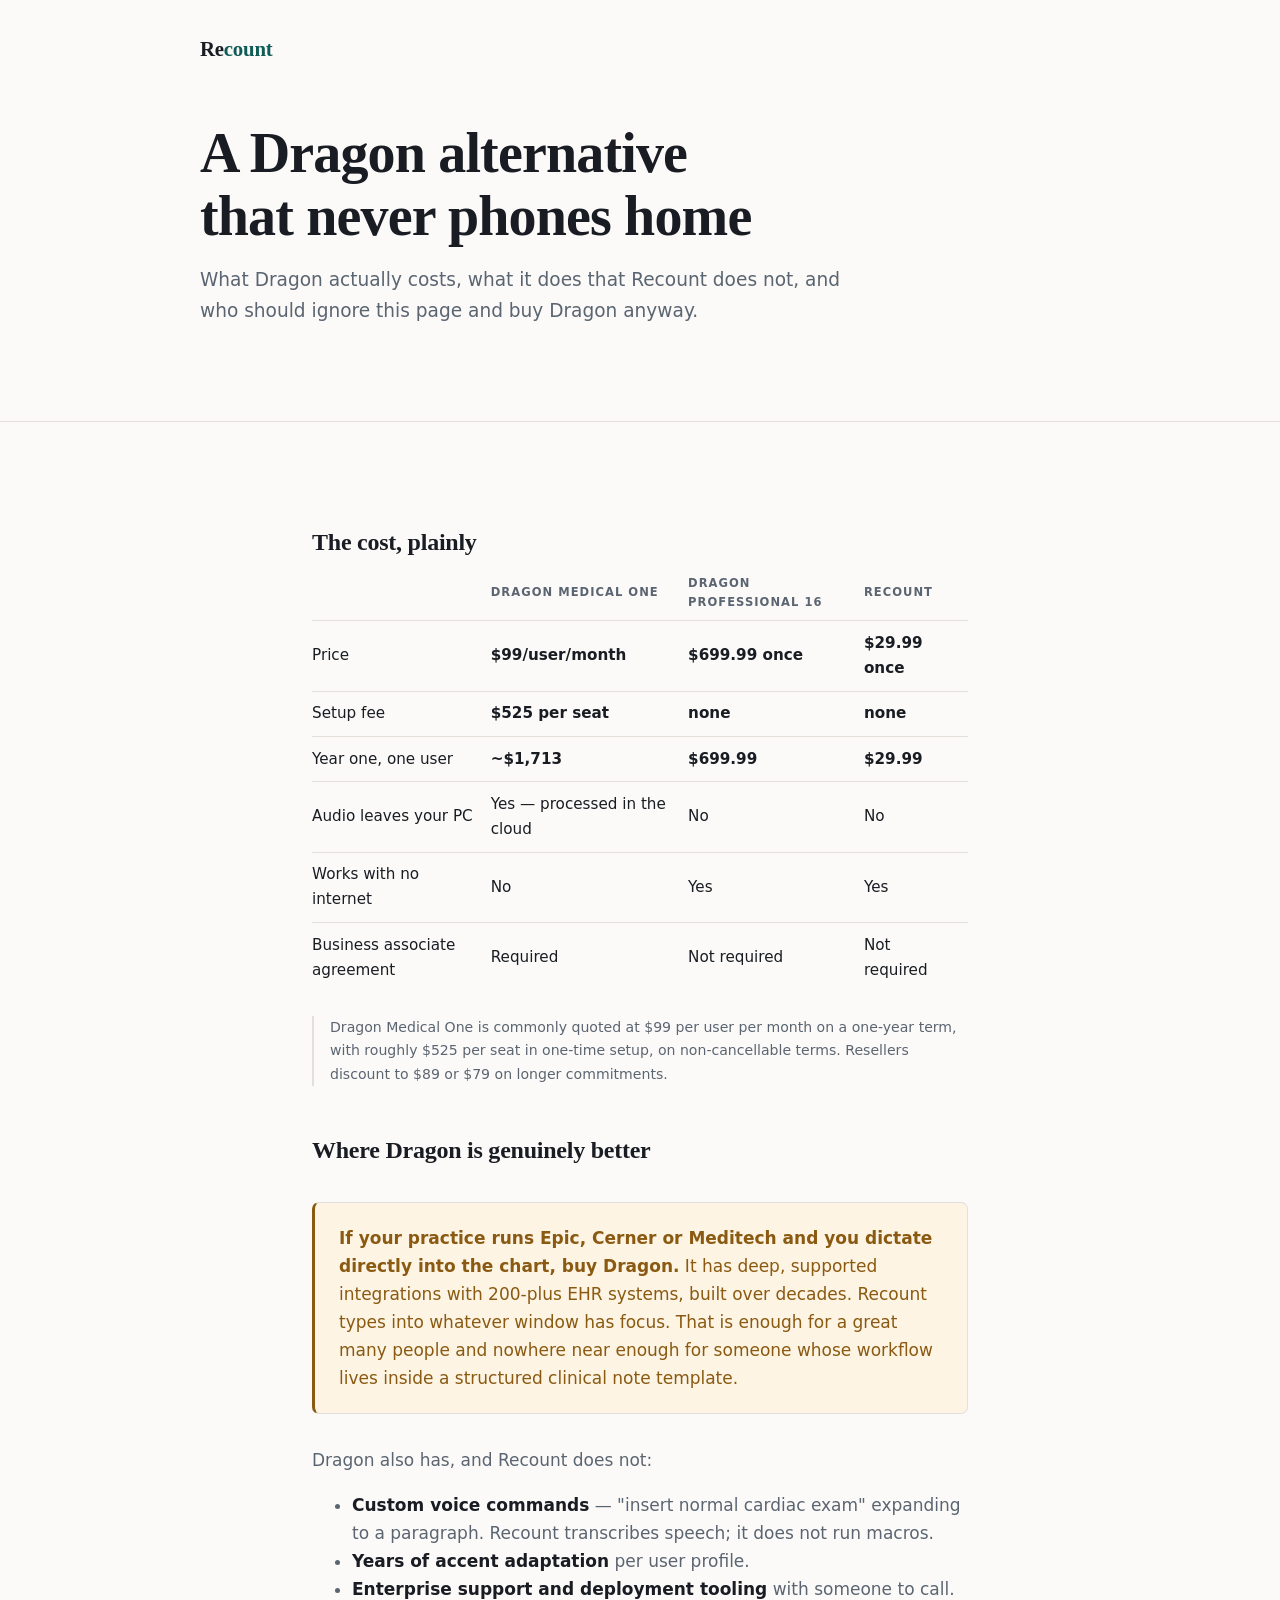
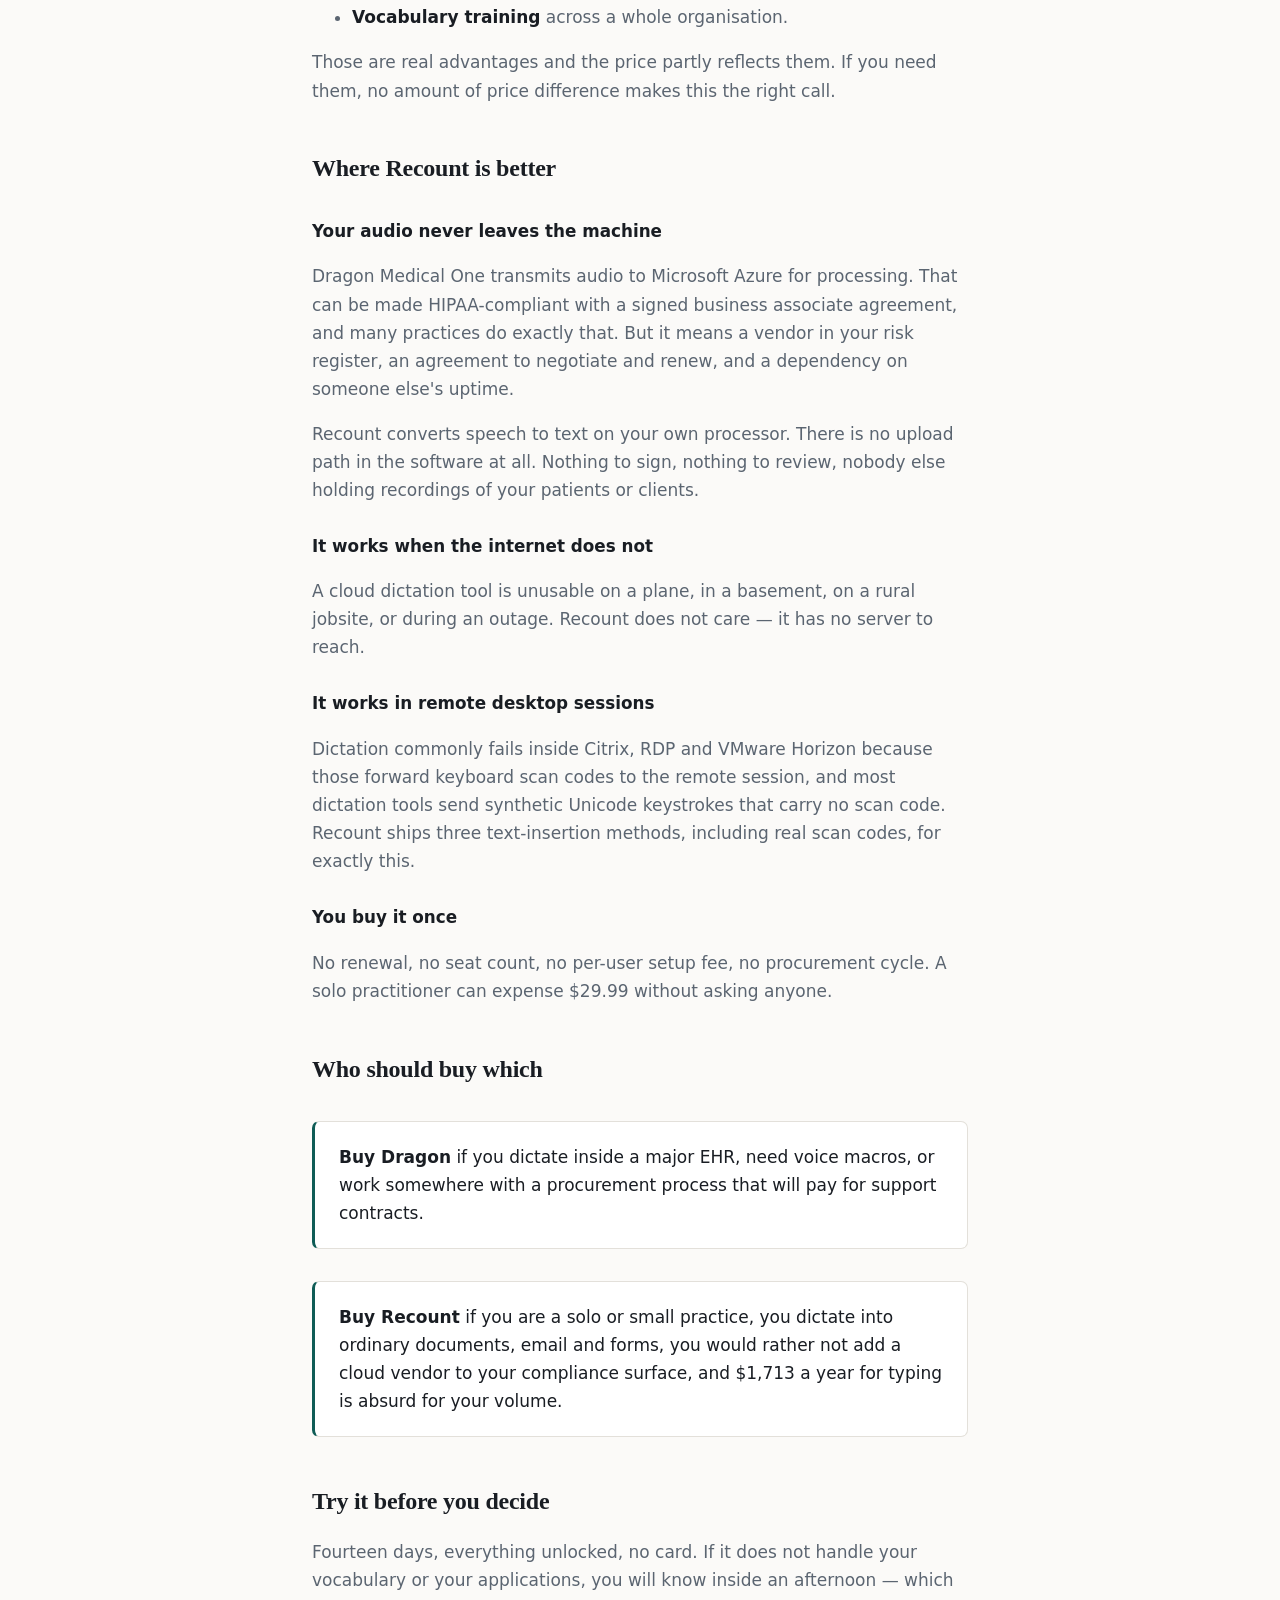
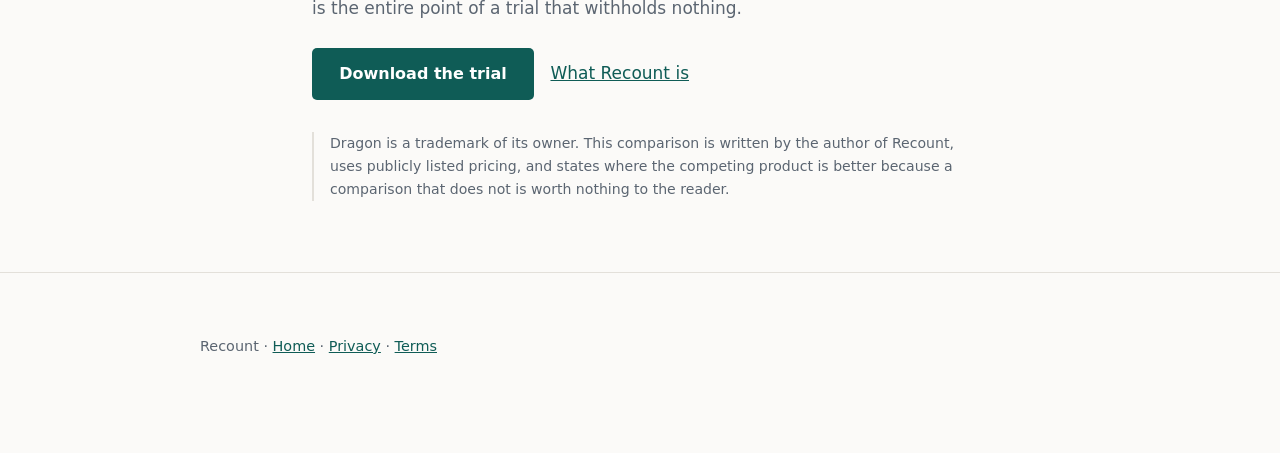
<file: docs/dragon-alternative.html>
<!doctype html>
<html lang="en">
<head>
<meta charset="utf-8">
<meta name="viewport" content="width=device-width, initial-scale=1">
<title>A Dragon alternative that runs offline — Recount</title>
<meta name="description" content="Dragon Medical One costs $99 per user per month plus a $525 setup fee and sends your audio to the cloud. Recount is $29.99 once and never leaves your PC. An honest comparison, including where Dragon is better.">
<link rel="canonical" href="https://ackerworks.com/dragon-alternative.html">

<meta property="og:type" content="article">
<meta property="og:site_name" content="Recount">
<meta property="og:title" content="A Dragon alternative that runs offline">
<meta property="og:description" content="Dragon Medical One: $99/user/month plus $525 setup, audio to the cloud. Recount: $29.99 once, nothing leaves your PC. Including where Dragon wins.">
<meta property="og:url" content="https://ackerworks.com/dragon-alternative.html">
<meta property="og:image" content="https://ackerworks.com/og.png">
<meta name="twitter:card" content="summary_large_image">

<link rel="stylesheet" href="style.css">
<style>
  .doc { max-width: 44rem; }
  .doc h2 { font-size: 1.5rem; margin-top: 2.8rem; }
  .doc h3 { font-size: 1.05rem; margin-top: 1.8rem; }
  .doc p, .doc li { color: var(--muted); }
  .doc strong { color: var(--ink); }
  .verdict {
    background: var(--card); border: 1px solid var(--line);
    border-left: 3px solid var(--accent); border-radius: 7px;
    padding: 1.3rem 1.5rem; margin: 2rem 0;
  }
  .verdict p { margin: 0; color: var(--ink); }
  .fair { border-left-color: var(--warn); background: var(--warn-bg); }
  .fair p, .fair strong { color: var(--warn); }
</style>
</head>
<body>

<div class="brandbar">
  <div class="wrap"><a class="wordmark" href="/">Re<span>count</span></a></div>
</div>

<header>
  <div class="wrap">
    <h1>A Dragon alternative that never phones home</h1>
    <p class="standfirst">
      What Dragon actually costs, what it does that Recount does not, and who should
      ignore this page and buy Dragon anyway.
    </p>
  </div>
</header>

<section>
  <div class="wrap doc">

    <h2>The cost, plainly</h2>

    <div class="table-scroll">
      <table>
        <thead>
          <tr><th>&nbsp;</th><th>Dragon Medical One</th><th>Dragon Professional 16</th><th>Recount</th></tr>
        </thead>
        <tbody>
          <tr>
            <td class="path">Price</td>
            <td class="n">$99/user/month</td>
            <td class="n">$699.99 once</td>
            <td class="n"><strong>$29.99 once</strong></td>
          </tr>
          <tr>
            <td class="path">Setup fee</td>
            <td class="n">$525 per seat</td>
            <td class="n">none</td>
            <td class="n">none</td>
          </tr>
          <tr>
            <td class="path">Year one, one user</td>
            <td class="n">~$1,713</td>
            <td class="n">$699.99</td>
            <td class="n"><strong>$29.99</strong></td>
          </tr>
          <tr>
            <td class="path">Audio leaves your PC</td>
            <td class="why">Yes — processed in the cloud</td>
            <td class="why">No</td>
            <td class="why">No</td>
          </tr>
          <tr>
            <td class="path">Works with no internet</td>
            <td class="why">No</td>
            <td class="why">Yes</td>
            <td class="why">Yes</td>
          </tr>
          <tr>
            <td class="path">Business associate agreement</td>
            <td class="why">Required</td>
            <td class="why">Not required</td>
            <td class="why">Not required</td>
          </tr>
        </tbody>
      </table>
    </div>

    <p class="note">
      Dragon Medical One is commonly quoted at $99 per user per month on a one-year term,
      with roughly $525 per seat in one-time setup, on non-cancellable terms. Resellers
      discount to $89 or $79 on longer commitments.
    </p>

    <h2>Where Dragon is genuinely better</h2>

    <div class="verdict fair">
      <p>
        <strong>If your practice runs Epic, Cerner or Meditech and you dictate directly
        into the chart, buy Dragon.</strong> It has deep, supported integrations with
        200-plus EHR systems, built over decades. Recount types into whatever window has
        focus. That is enough for a great many people and nowhere near enough for someone
        whose workflow lives inside a structured clinical note template.
      </p>
    </div>

    <p>Dragon also has, and Recount does not:</p>
    <ul>
      <li><strong>Custom voice commands</strong> — "insert normal cardiac exam" expanding
        to a paragraph. Recount transcribes speech; it does not run macros.</li>
      <li><strong>Years of accent adaptation</strong> per user profile.</li>
      <li><strong>Enterprise support and deployment tooling</strong> with someone to call.</li>
      <li><strong>Vocabulary training</strong> across a whole organisation.</li>
    </ul>

    <p>
      Those are real advantages and the price partly reflects them. If you need them, no
      amount of price difference makes this the right call.
    </p>

    <h2>Where Recount is better</h2>

    <h3>Your audio never leaves the machine</h3>
    <p>
      Dragon Medical One transmits audio to Microsoft Azure for processing. That can be
      made HIPAA-compliant with a signed business associate agreement, and many practices
      do exactly that. But it means a vendor in your risk register, an agreement to
      negotiate and renew, and a dependency on someone else's uptime.
    </p>
    <p>
      Recount converts speech to text on your own processor. There is no upload path in
      the software at all. Nothing to sign, nothing to review, nobody else holding
      recordings of your patients or clients.
    </p>

    <h3>It works when the internet does not</h3>
    <p>
      A cloud dictation tool is unusable on a plane, in a basement, on a rural jobsite, or
      during an outage. Recount does not care — it has no server to reach.
    </p>

    <h3>It works in remote desktop sessions</h3>
    <p>
      Dictation commonly fails inside Citrix, RDP and VMware Horizon because those forward
      keyboard scan codes to the remote session, and most dictation tools send synthetic
      Unicode keystrokes that carry no scan code. Recount ships three text-insertion
      methods, including real scan codes, for exactly this.
    </p>

    <h3>You buy it once</h3>
    <p>
      No renewal, no seat count, no per-user setup fee, no procurement cycle. A solo
      practitioner can expense $29.99 without asking anyone.
    </p>

    <h2>Who should buy which</h2>

    <div class="verdict">
      <p>
        <strong>Buy Dragon</strong> if you dictate inside a major EHR, need voice macros,
        or work somewhere with a procurement process that will pay for support contracts.
      </p>
    </div>
    <div class="verdict">
      <p>
        <strong>Buy Recount</strong> if you are a solo or small practice, you dictate into
        ordinary documents, email and forms, you would rather not add a cloud vendor to
        your compliance surface, and $1,713 a year for typing is absurd for your volume.
      </p>
    </div>

    <h2>Try it before you decide</h2>
    <p>
      Fourteen days, everything unlocked, no card. If it does not handle your vocabulary
      or your applications, you will know inside an afternoon — which is the entire point
      of a trial that withholds nothing.
    </p>

    <p style="margin-top:1.6rem">
      <a class="btn" href="https://github.com/VDC-Austin-KA/Recount/releases/latest">Download the trial</a>
      <a class="btn-secondary" style="margin-left:.7rem" href="/">What Recount is</a>
    </p>

    <p class="note" style="margin-top:2rem">
      Dragon is a trademark of its owner. This comparison is written by the author of
      Recount, uses publicly listed pricing, and states where the competing product is
      better because a comparison that does not is worth nothing to the reader.
    </p>

  </div>
</section>

<footer>
  <div class="wrap">
    <p>
      Recount &middot; <a href="/">Home</a> &middot;
      <a href="/privacy.html">Privacy</a> &middot; <a href="/terms.html">Terms</a>
    </p>
  </div>
</footer>

</body>
</html>
</file>
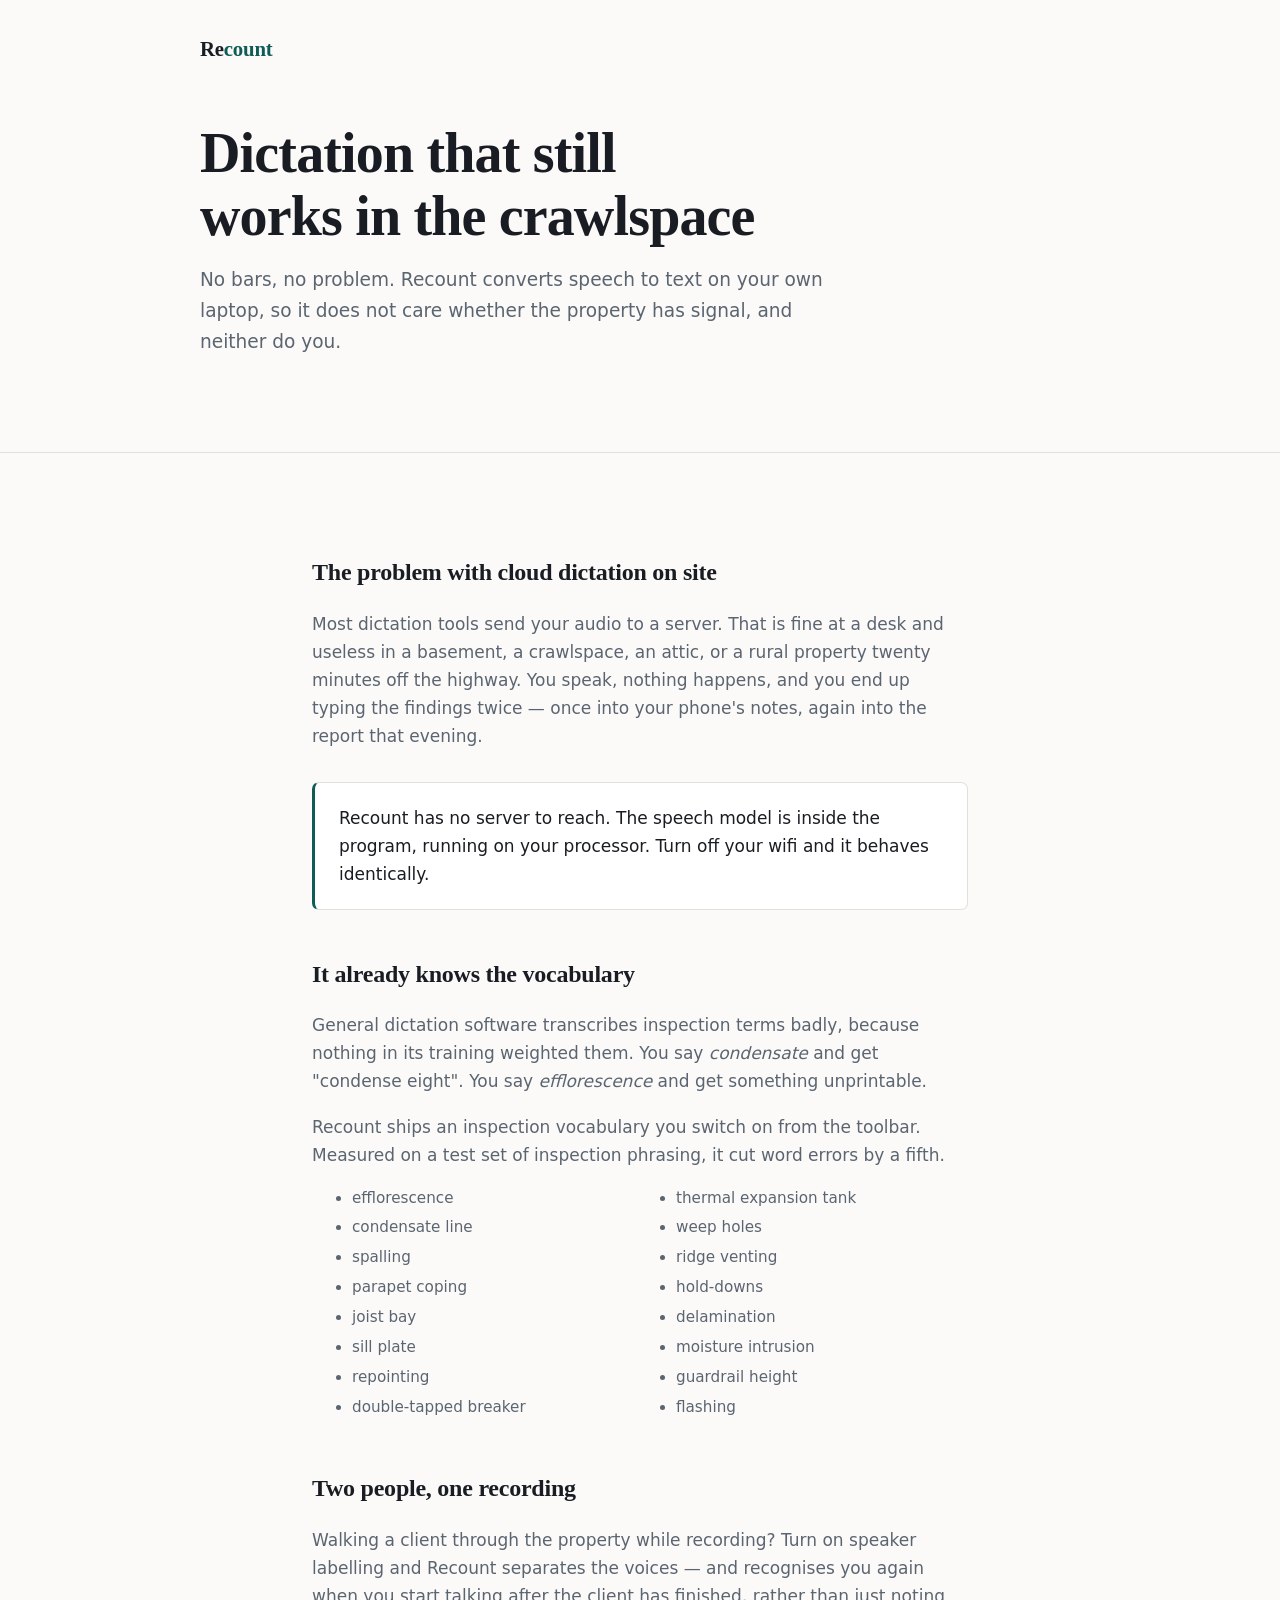
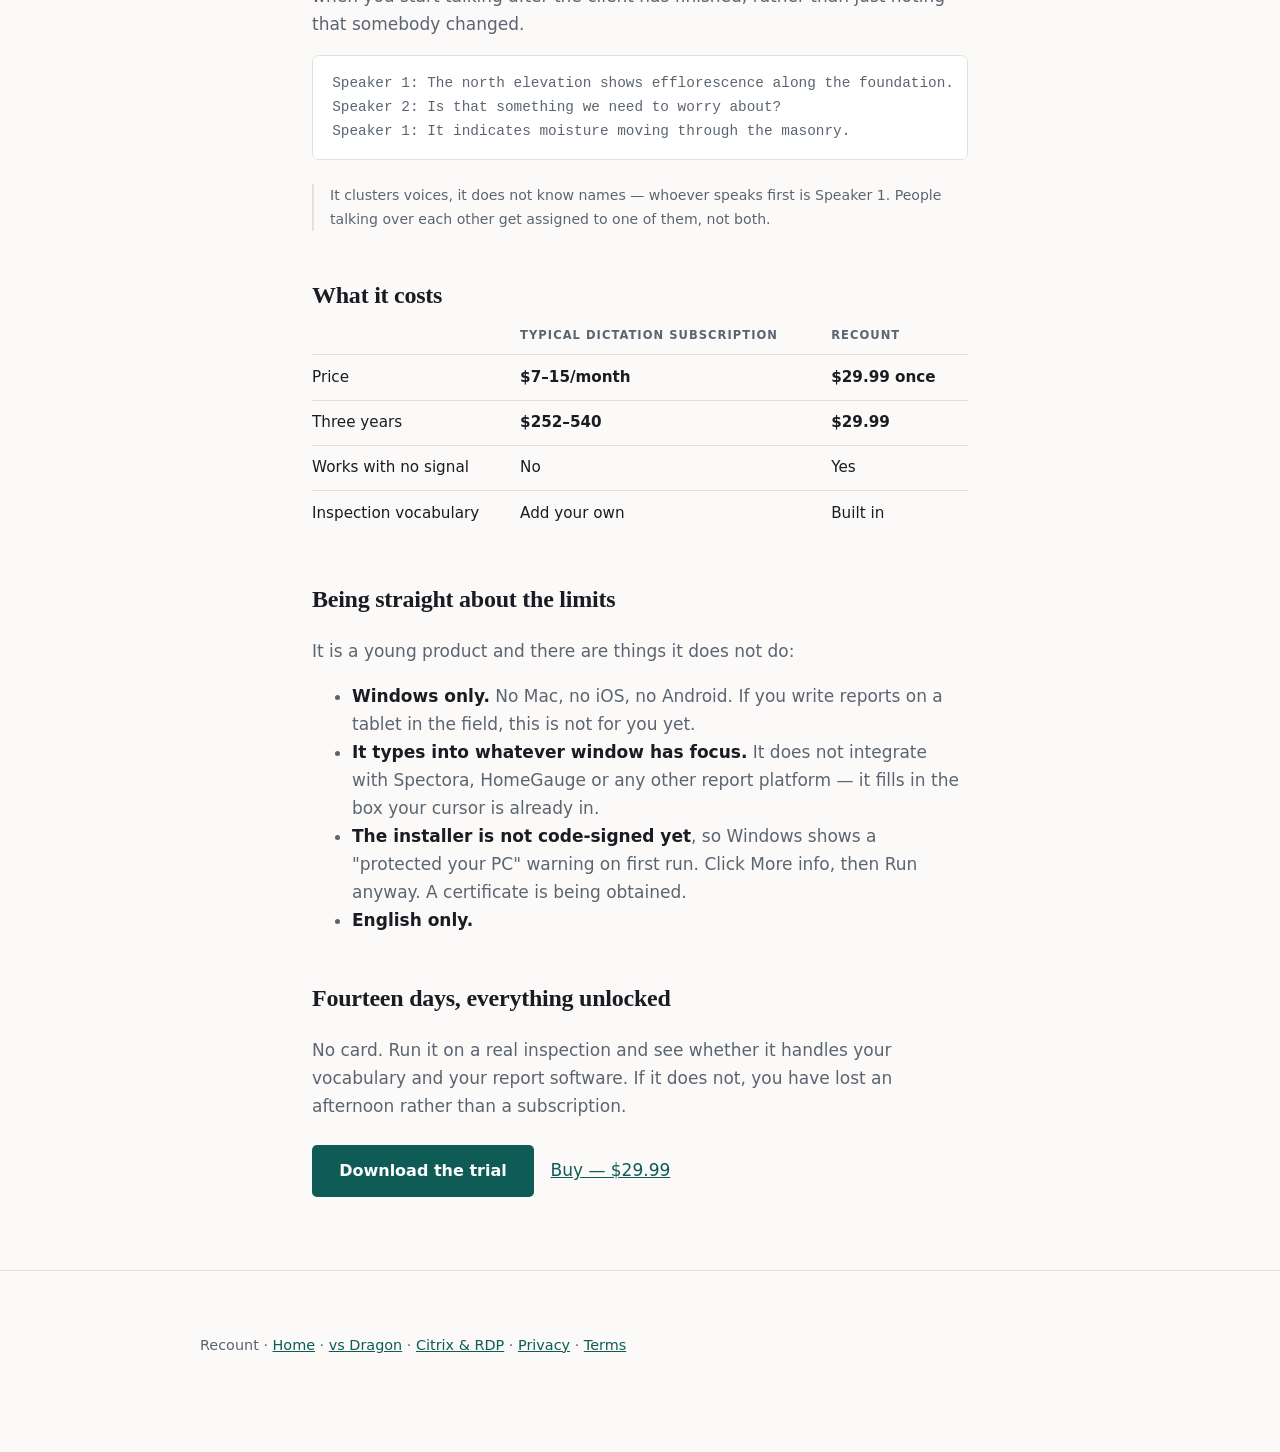
<file: docs/home-inspection-dictation.html>
<!doctype html>
<html lang="en">
<head>
<meta charset="utf-8">
<meta name="viewport" content="width=device-width, initial-scale=1">
<title>Dictation for home inspectors that works with no signal — Recount</title>
<meta name="description" content="Dictate inspection findings in a crawlspace with no bars. Recount runs entirely on your laptop, knows efflorescence from efflorescence, and costs $29.99 once instead of a monthly subscription.">
<link rel="canonical" href="https://ackerworks.com/home-inspection-dictation.html">

<meta property="og:type" content="article">
<meta property="og:site_name" content="Recount">
<meta property="og:title" content="Dictation for home inspectors that works with no signal">
<meta property="og:description" content="Runs entirely on your laptop. No bars needed in the crawlspace. Inspection vocabulary built in. $29.99 once.">
<meta property="og:url" content="https://ackerworks.com/home-inspection-dictation.html">
<meta property="og:image" content="https://ackerworks.com/og.png">
<meta name="twitter:card" content="summary_large_image">

<link rel="stylesheet" href="style.css">
<style>
  .doc { max-width: 44rem; }
  .doc h2 { font-size: 1.5rem; margin-top: 2.8rem; }
  .doc p, .doc li { color: var(--muted); }
  .doc strong { color: var(--ink); }
  .verdict {
    background: var(--card); border: 1px solid var(--line);
    border-left: 3px solid var(--accent); border-radius: 7px;
    padding: 1.3rem 1.5rem; margin: 2rem 0;
  }
  .verdict p { margin: 0; color: var(--ink); }
  .terms { columns: 2; column-gap: 2rem; font-size: .95rem; color: var(--muted); }
  .terms li { break-inside: avoid; margin-bottom: .3rem; }
  @media (max-width: 34rem) { .terms { columns: 1; } }
</style>
</head>
<body>

<div class="brandbar">
  <div class="wrap"><a class="wordmark" href="/">Re<span>count</span></a></div>
</div>

<header>
  <div class="wrap">
    <h1>Dictation that still works in the crawlspace</h1>
    <p class="standfirst">
      No bars, no problem. Recount converts speech to text on your own laptop, so it does
      not care whether the property has signal, and neither do you.
    </p>
  </div>
</header>

<section>
  <div class="wrap doc">

    <h2>The problem with cloud dictation on site</h2>

    <p>
      Most dictation tools send your audio to a server. That is fine at a desk and useless
      in a basement, a crawlspace, an attic, or a rural property twenty minutes off the
      highway. You speak, nothing happens, and you end up typing the findings twice —
      once into your phone's notes, again into the report that evening.
    </p>

    <div class="verdict">
      <p>
        Recount has no server to reach. The speech model is inside the program, running on
        your processor. Turn off your wifi and it behaves identically.
      </p>
    </div>

    <h2>It already knows the vocabulary</h2>

    <p>
      General dictation software transcribes inspection terms badly, because nothing in
      its training weighted them. You say <em>condensate</em> and get "condense eight".
      You say <em>efflorescence</em> and get something unprintable.
    </p>

    <p>
      Recount ships an inspection vocabulary you switch on from the toolbar. Measured on a
      test set of inspection phrasing, it cut word errors by a fifth.
    </p>

    <ul class="terms">
      <li>efflorescence</li>
      <li>condensate line</li>
      <li>spalling</li>
      <li>parapet coping</li>
      <li>joist bay</li>
      <li>sill plate</li>
      <li>repointing</li>
      <li>double-tapped breaker</li>
      <li>thermal expansion tank</li>
      <li>weep holes</li>
      <li>ridge venting</li>
      <li>hold-downs</li>
      <li>delamination</li>
      <li>moisture intrusion</li>
      <li>guardrail height</li>
      <li>flashing</li>
    </ul>

    <h2>Two people, one recording</h2>

    <p>
      Walking a client through the property while recording? Turn on speaker labelling and
      Recount separates the voices — and recognises you again when you start talking after
      the client has finished, rather than just noting that somebody changed.
    </p>

    <pre style="background:var(--card);border:1px solid var(--line);border-radius:7px;padding:1rem 1.2rem;overflow-x:auto;font-size:.9rem;color:var(--muted)">Speaker 1: The north elevation shows efflorescence along the foundation.
Speaker 2: Is that something we need to worry about?
Speaker 1: It indicates moisture moving through the masonry.</pre>

    <p class="note">
      It clusters voices, it does not know names — whoever speaks first is Speaker 1. People
      talking over each other get assigned to one of them, not both.
    </p>

    <h2>What it costs</h2>

    <div class="table-scroll">
      <table>
        <thead><tr><th>&nbsp;</th><th>Typical dictation subscription</th><th>Recount</th></tr></thead>
        <tbody>
          <tr><td class="path">Price</td><td class="n">$7&ndash;15/month</td><td class="n"><strong>$29.99 once</strong></td></tr>
          <tr><td class="path">Three years</td><td class="n">$252&ndash;540</td><td class="n"><strong>$29.99</strong></td></tr>
          <tr><td class="path">Works with no signal</td><td class="why">No</td><td class="why">Yes</td></tr>
          <tr><td class="path">Inspection vocabulary</td><td class="why">Add your own</td><td class="why">Built in</td></tr>
        </tbody>
      </table>
    </div>

    <h2>Being straight about the limits</h2>

    <p>It is a young product and there are things it does not do:</p>
    <ul>
      <li><strong>Windows only.</strong> No Mac, no iOS, no Android. If you write reports
        on a tablet in the field, this is not for you yet.</li>
      <li><strong>It types into whatever window has focus.</strong> It does not integrate
        with Spectora, HomeGauge or any other report platform — it fills in the box your
        cursor is already in.</li>
      <li><strong>The installer is not code-signed yet</strong>, so Windows shows a
        "protected your PC" warning on first run. Click More info, then Run anyway. A
        certificate is being obtained.</li>
      <li><strong>English only.</strong></li>
    </ul>

    <h2>Fourteen days, everything unlocked</h2>
    <p>
      No card. Run it on a real inspection and see whether it handles your vocabulary and
      your report software. If it does not, you have lost an afternoon rather than a
      subscription.
    </p>

    <p style="margin-top:1.6rem">
      <a class="btn" href="https://github.com/VDC-Austin-KA/Recount/releases/latest">Download the trial</a>
      <a class="btn-secondary" style="margin-left:.7rem" href="https://ackerworks.lemonsqueezy.com/checkout/buy/3e2da440-399d-4f2e-a441-3e3bd7bd8b94">Buy &mdash; $29.99</a>
    </p>

  </div>
</section>

<footer>
  <div class="wrap">
    <p>
      Recount &middot; <a href="/">Home</a> &middot;
      <a href="/dragon-alternative.html">vs Dragon</a> &middot;
      <a href="/dictation-citrix-rdp.html">Citrix &amp; RDP</a> &middot;
      <a href="/privacy.html">Privacy</a> &middot; <a href="/terms.html">Terms</a>
    </p>
  </div>
</footer>

</body>
</html>
</file>
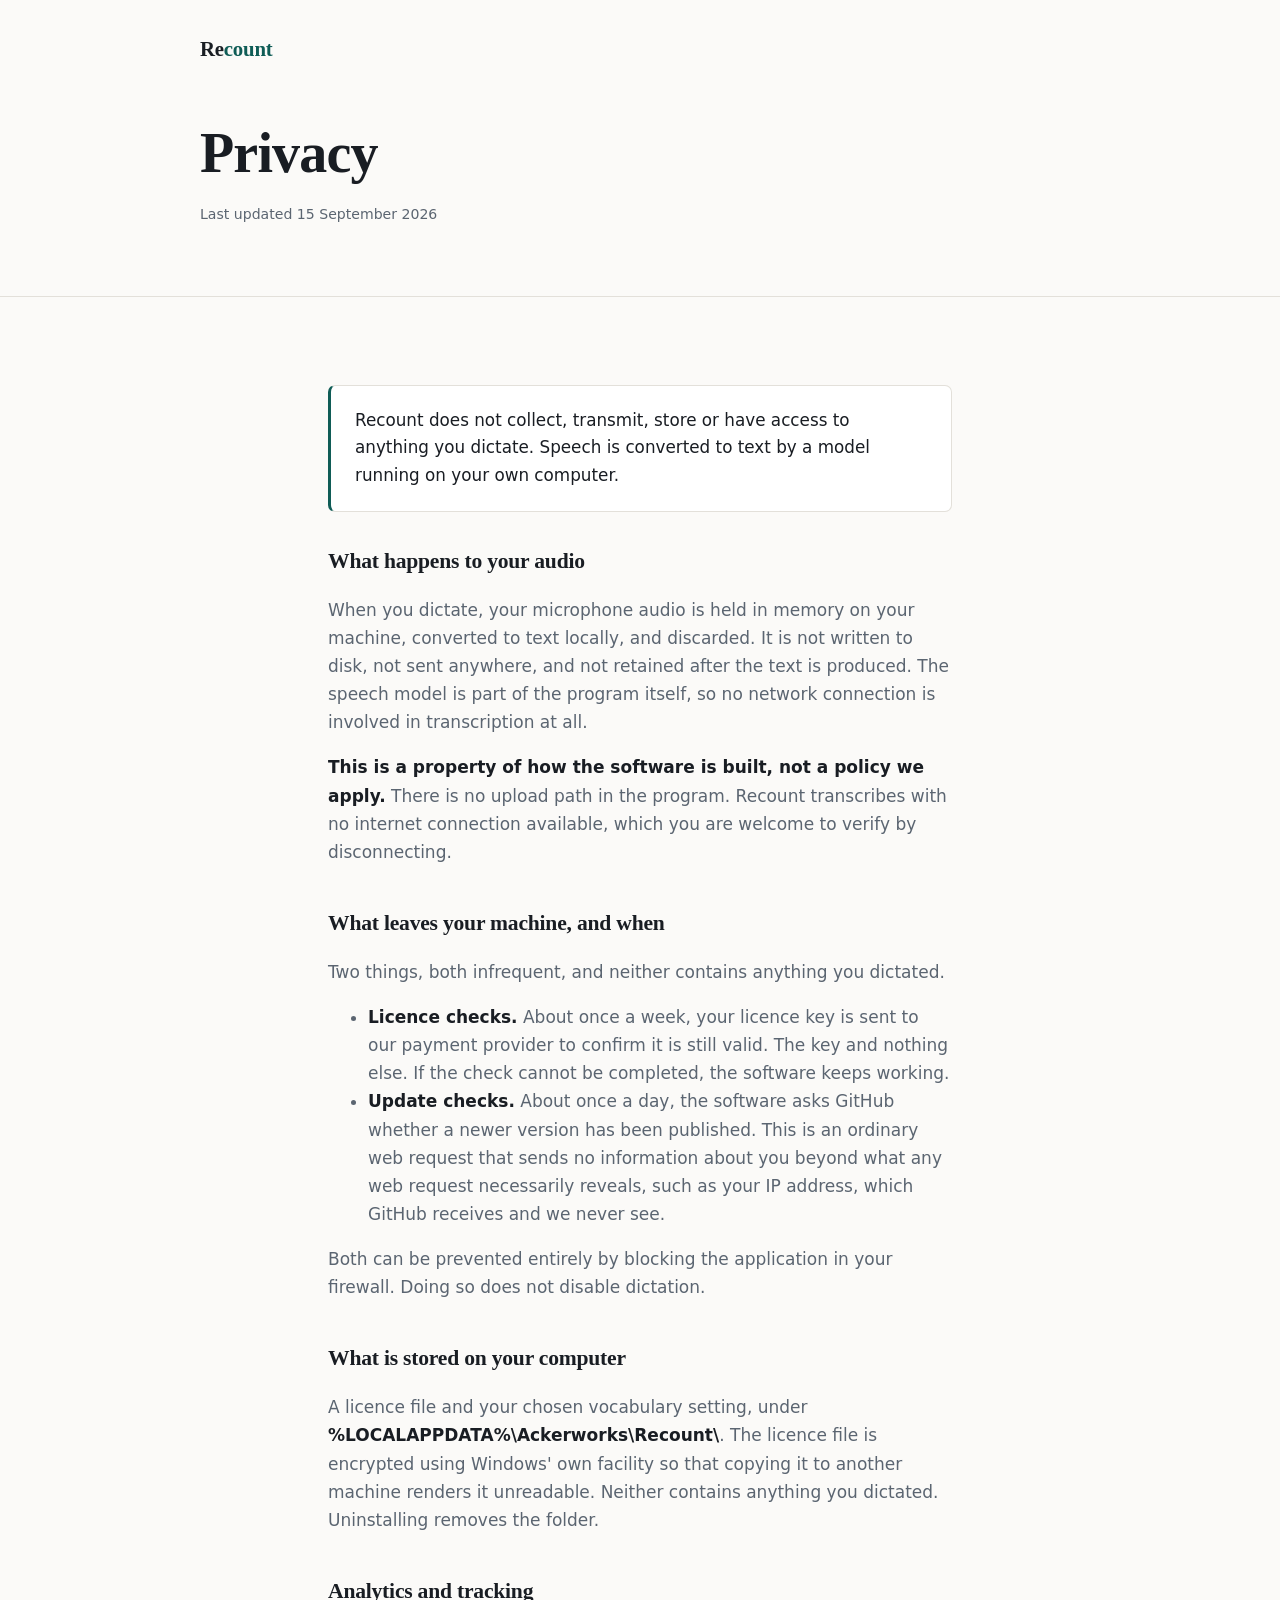
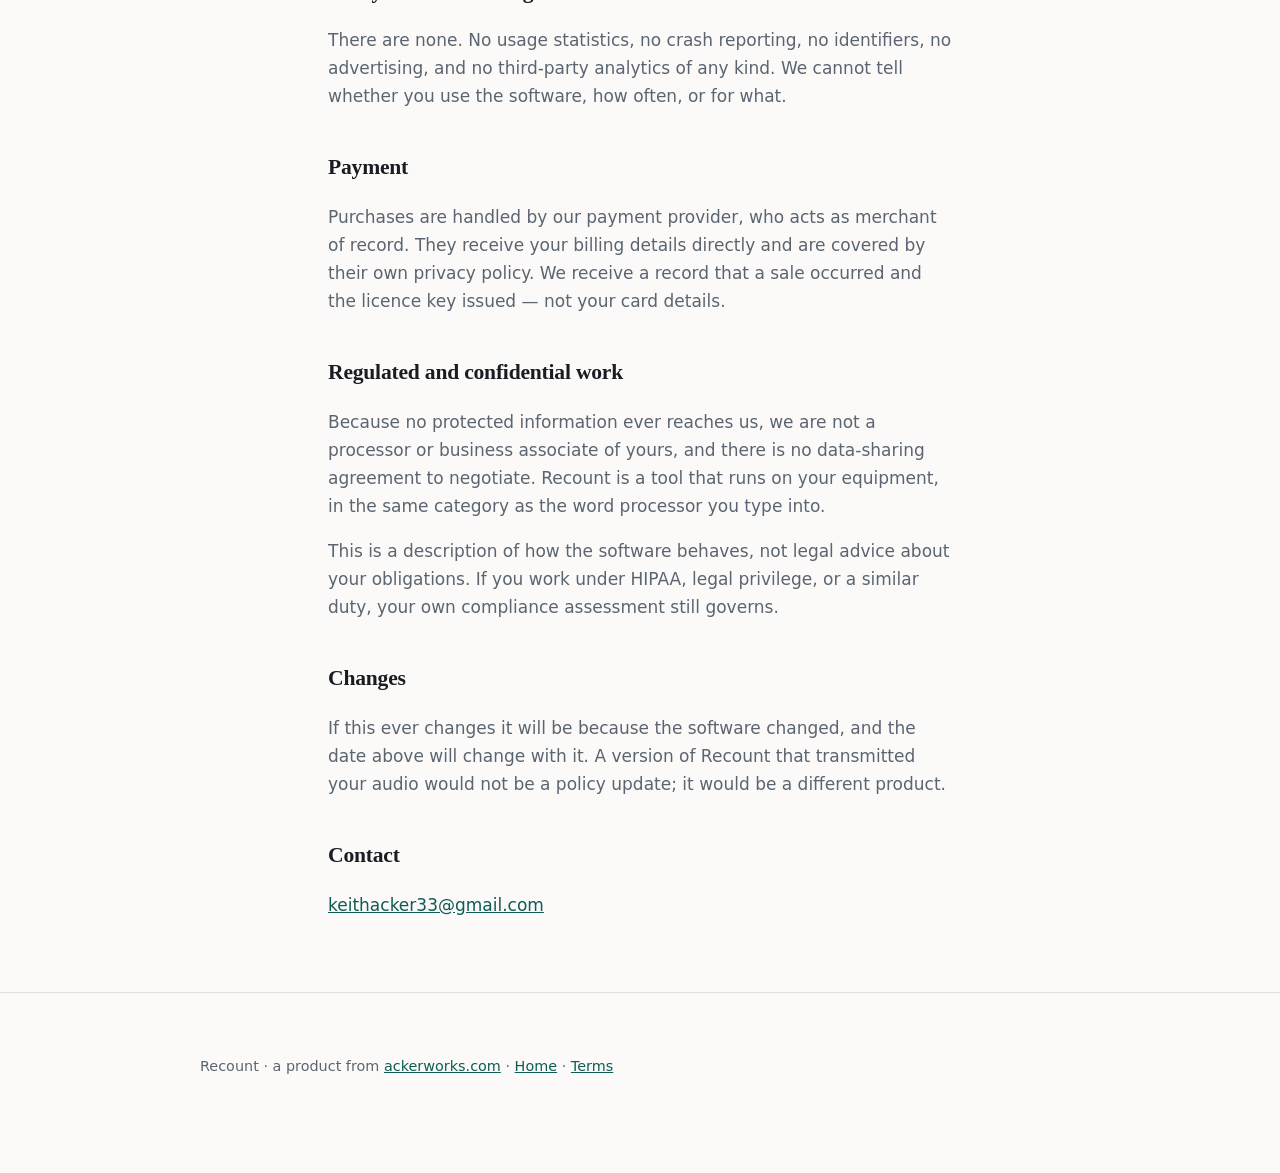
<file: docs/privacy.html>
<!doctype html>
<html lang="en">
<head>
<meta charset="utf-8">
<meta name="viewport" content="width=device-width, initial-scale=1">
<title>Privacy — Recount</title>
<meta name="description" content="Recount collects nothing. Audio is processed on your own machine and never transmitted.">
<link rel="stylesheet" href="style.css">

<!--
  DRAFT - have a lawyer read this before launch.

  It is short because the product genuinely collects nothing, but "we collect nothing" is
  still a legal representation and storefronts hold you to it. Two things here are claims
  about behaviour that MUST stay true in code:
    1. no audio transmission          - adding any cloud tier makes this page false
    2. licence check sends only a key - if telemetry is ever added, this page changes FIRST
-->

<style>
  .doc { max-width: 42rem; }
  .doc h2 { font-size: 1.35rem; margin-top: 2.5rem; }
  .doc h2:first-of-type { margin-top: 1rem; }
  .doc p, .doc li { color: var(--muted); }
  .doc strong { color: var(--ink); }
  .updated { font-size: .88rem; color: var(--muted); margin-top: .5rem; }
  .keypoint {
    background: var(--card); border: 1px solid var(--line);
    border-left: 3px solid var(--accent);
    border-radius: 7px; padding: 1.3rem 1.5rem; margin: 2rem 0;
  }
  .keypoint p { margin: 0; color: var(--ink); font-size: 1.05rem; }
</style>
</head>
<body>

<div class="brandbar">
  <div class="wrap"><a class="wordmark" href="index.html">Re<span>count</span></a></div>
</div>

<header>
  <div class="wrap">
    <h1>Privacy</h1>
    <p class="updated">Last updated 15 September 2026</p>
  </div>
</header>

<section>
  <div class="wrap doc">

    <div class="keypoint">
      <p>
        Recount does not collect, transmit, store or have access to anything you dictate.
        Speech is converted to text by a model running on your own computer.
      </p>
    </div>

    <h2>What happens to your audio</h2>
    <p>
      When you dictate, your microphone audio is held in memory on your machine, converted
      to text locally, and discarded. It is not written to disk, not sent anywhere, and not
      retained after the text is produced. The speech model is part of the program itself,
      so no network connection is involved in transcription at all.
    </p>
    <p>
      <strong>This is a property of how the software is built, not a policy we apply.</strong>
      There is no upload path in the program. Recount transcribes with no internet
      connection available, which you are welcome to verify by disconnecting.
    </p>

    <h2>What leaves your machine, and when</h2>
    <p>Two things, both infrequent, and neither contains anything you dictated.</p>
    <ul>
      <li>
        <strong>Licence checks.</strong> About once a week, your licence key is sent to our
        payment provider to confirm it is still valid. The key and nothing else. If the
        check cannot be completed, the software keeps working.
      </li>
      <li>
        <strong>Update checks.</strong> About once a day, the software asks GitHub whether
        a newer version has been published. This is an ordinary web request that sends no
        information about you beyond what any web request necessarily reveals, such as your
        IP address, which GitHub receives and we never see.
      </li>
    </ul>
    <p>
      Both can be prevented entirely by blocking the application in your firewall. Doing so
      does not disable dictation.
    </p>

    <h2>What is stored on your computer</h2>
    <p>
      A licence file and your chosen vocabulary setting, under
      <strong>%LOCALAPPDATA%\Ackerworks\Recount\</strong>. The licence file is encrypted
      using Windows' own facility so that copying it to another machine renders it
      unreadable. Neither contains anything you dictated. Uninstalling removes the folder.
    </p>

    <h2>Analytics and tracking</h2>
    <p>
      There are none. No usage statistics, no crash reporting, no identifiers, no
      advertising, and no third-party analytics of any kind. We cannot tell whether you
      use the software, how often, or for what.
    </p>

    <h2>Payment</h2>
    <p>
      Purchases are handled by our payment provider, who acts as merchant of record. They
      receive your billing details directly and are covered by their own privacy policy.
      We receive a record that a sale occurred and the licence key issued — not your card
      details.
    </p>

    <h2>Regulated and confidential work</h2>
    <p>
      Because no protected information ever reaches us, we are not a processor or business
      associate of yours, and there is no data-sharing agreement to negotiate. Recount is
      a tool that runs on your equipment, in the same category as the word processor you
      type into.
    </p>
    <p>
      This is a description of how the software behaves, not legal advice about your
      obligations. If you work under HIPAA, legal privilege, or a similar duty, your own
      compliance assessment still governs.
    </p>

    <h2>Changes</h2>
    <p>
      If this ever changes it will be because the software changed, and the date above
      will change with it. A version of Recount that transmitted your audio would not be
      a policy update; it would be a different product.
    </p>

    <h2>Contact</h2>
    <p>
      <a href="mailto:keithacker33@gmail.com">keithacker33@gmail.com</a>
    </p>

  </div>
</section>

<footer>
  <div class="wrap">
    <p>
      Recount &middot; a product from <a href="https://ackerworks.com">ackerworks.com</a>
      &middot; <a href="index.html">Home</a>
      &middot; <a href="terms.html">Terms</a>
    </p>
  </div>
</footer>

</body>
</html>
</file>
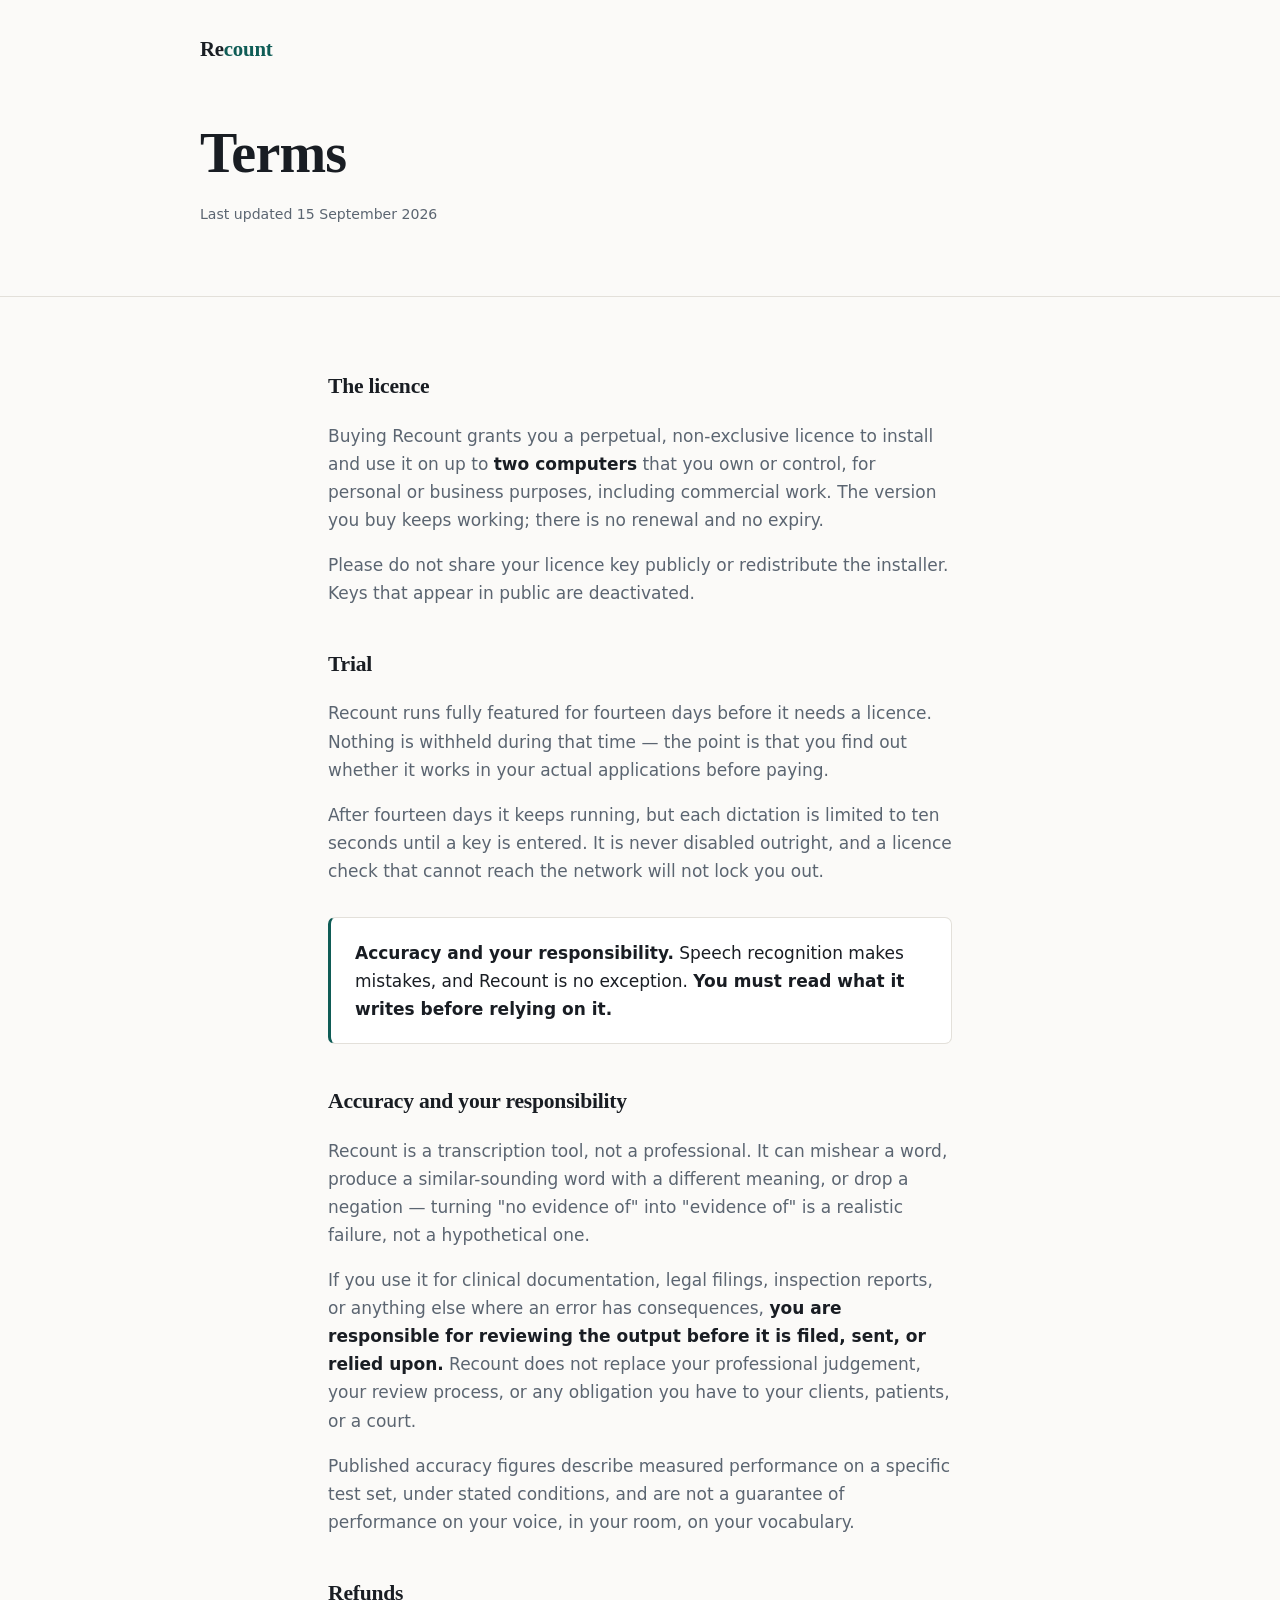
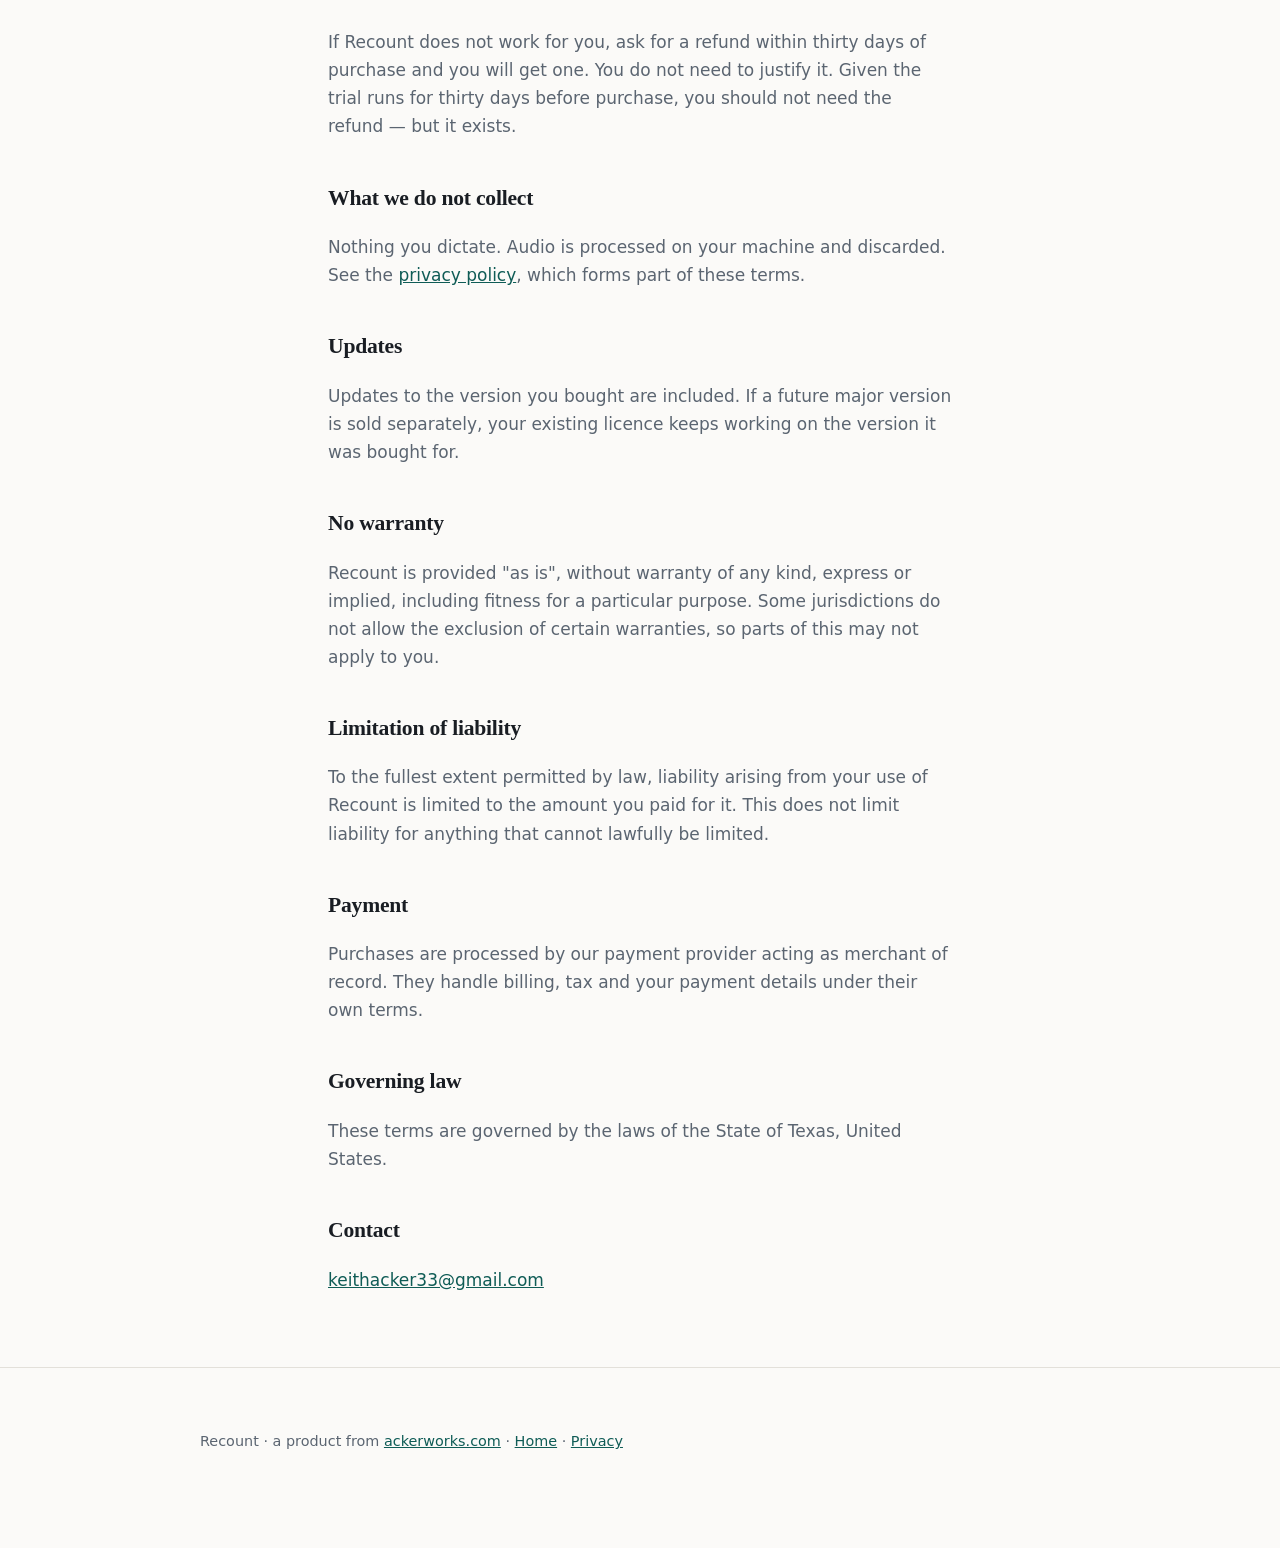
<file: docs/terms.html>
<!doctype html>
<html lang="en">
<head>
<meta charset="utf-8">
<meta name="viewport" content="width=device-width, initial-scale=1">
<title>Terms — Recount</title>
<meta name="description" content="Licence terms for Recount.">
<link rel="stylesheet" href="style.css">

<!--
  DRAFT - a lawyer must read this before anything is sold. It is not legal advice and it
  has not been reviewed.

  The clause that genuinely matters is "Accuracy and your responsibility". This software
  will be used to write medical records and legal filings. A dropped negation - "no
  evidence of" becoming "evidence of" - is a plausible and serious failure. That section
  is not boilerplate; do not let anyone trim it for tone.

  Governing law is set to Texas because that is where the seller is. Confirm before sale.
-->

<style>
  .doc { max-width: 42rem; }
  .doc h2 { font-size: 1.35rem; margin-top: 2.5rem; }
  .doc h2:first-of-type { margin-top: 1rem; }
  .doc p, .doc li { color: var(--muted); }
  .doc strong { color: var(--ink); }
  .updated { font-size: .88rem; color: var(--muted); margin-top: .5rem; }
  .keypoint {
    background: var(--card); border: 1px solid var(--line);
    border-left: 3px solid var(--accent);
    border-radius: 7px; padding: 1.3rem 1.5rem; margin: 2rem 0;
  }
  .keypoint p { margin: 0; color: var(--ink); }
</style>
</head>
<body>

<div class="brandbar">
  <div class="wrap"><a class="wordmark" href="index.html">Re<span>count</span></a></div>
</div>

<header>
  <div class="wrap">
    <h1>Terms</h1>
    <p class="updated">Last updated 15 September 2026</p>
  </div>
</header>

<section>
  <div class="wrap doc">

    <h2>The licence</h2>
    <p>
      Buying Recount grants you a perpetual, non-exclusive licence to install and use it
      on up to <strong>two computers</strong> that you own or control, for personal or
      business purposes, including commercial work. The version you buy keeps working;
      there is no renewal and no expiry.
    </p>
    <p>
      Please do not share your licence key publicly or redistribute the installer. Keys
      that appear in public are deactivated.
    </p>

    <h2>Trial</h2>
    <p>
      Recount runs fully featured for fourteen days before it needs a licence. Nothing is
      withheld during that time &mdash; the point is that you find out whether it works in
      your actual applications before paying.
    </p>
    <p>
      After fourteen days it keeps running, but each dictation is limited to ten seconds
      until a key is entered. It is never disabled outright, and a licence check that
      cannot reach the network will not lock you out.
    </p>

    <div class="keypoint">
      <p>
        <strong>Accuracy and your responsibility.</strong> Speech recognition makes
        mistakes, and Recount is no exception. <strong>You must read what it writes before
        relying on it.</strong>
      </p>
    </div>

    <h2>Accuracy and your responsibility</h2>
    <p>
      Recount is a transcription tool, not a professional. It can mishear a word, produce
      a similar-sounding word with a different meaning, or drop a negation &mdash; turning
      "no evidence of" into "evidence of" is a realistic failure, not a hypothetical one.
    </p>
    <p>
      If you use it for clinical documentation, legal filings, inspection reports, or
      anything else where an error has consequences, <strong>you are responsible for
      reviewing the output before it is filed, sent, or relied upon.</strong> Recount does
      not replace your professional judgement, your review process, or any obligation you
      have to your clients, patients, or a court.
    </p>
    <p>
      Published accuracy figures describe measured performance on a specific test set,
      under stated conditions, and are not a guarantee of performance on your voice, in
      your room, on your vocabulary.
    </p>

    <h2>Refunds</h2>
    <p>
      If Recount does not work for you, ask for a refund within thirty days of purchase
      and you will get one. You do not need to justify it. Given the trial runs for thirty
      days before purchase, you should not need the refund &mdash; but it exists.
    </p>

    <h2>What we do not collect</h2>
    <p>
      Nothing you dictate. Audio is processed on your machine and discarded. See the
      <a href="privacy.html">privacy policy</a>, which forms part of these terms.
    </p>

    <h2>Updates</h2>
    <p>
      Updates to the version you bought are included. If a future major version is sold
      separately, your existing licence keeps working on the version it was bought for.
    </p>

    <h2>No warranty</h2>
    <p>
      Recount is provided "as is", without warranty of any kind, express or implied,
      including fitness for a particular purpose. Some jurisdictions do not allow the
      exclusion of certain warranties, so parts of this may not apply to you.
    </p>

    <h2>Limitation of liability</h2>
    <p>
      To the fullest extent permitted by law, liability arising from your use of Recount
      is limited to the amount you paid for it. This does not limit liability for anything
      that cannot lawfully be limited.
    </p>

    <h2>Payment</h2>
    <p>
      Purchases are processed by our payment provider acting as merchant of record. They
      handle billing, tax and your payment details under their own terms.
    </p>

    <h2>Governing law</h2>
    <p>
      These terms are governed by the laws of the State of Texas, United States.
    </p>

    <h2>Contact</h2>
    <p><a href="mailto:keithacker33@gmail.com">keithacker33@gmail.com</a></p>

  </div>
</section>

<footer>
  <div class="wrap">
    <p>
      Recount &middot; a product from <a href="https://ackerworks.com">ackerworks.com</a>
      &middot; <a href="index.html">Home</a> &middot; <a href="privacy.html">Privacy</a>
    </p>
  </div>
</footer>

</body>
</html>
</file>
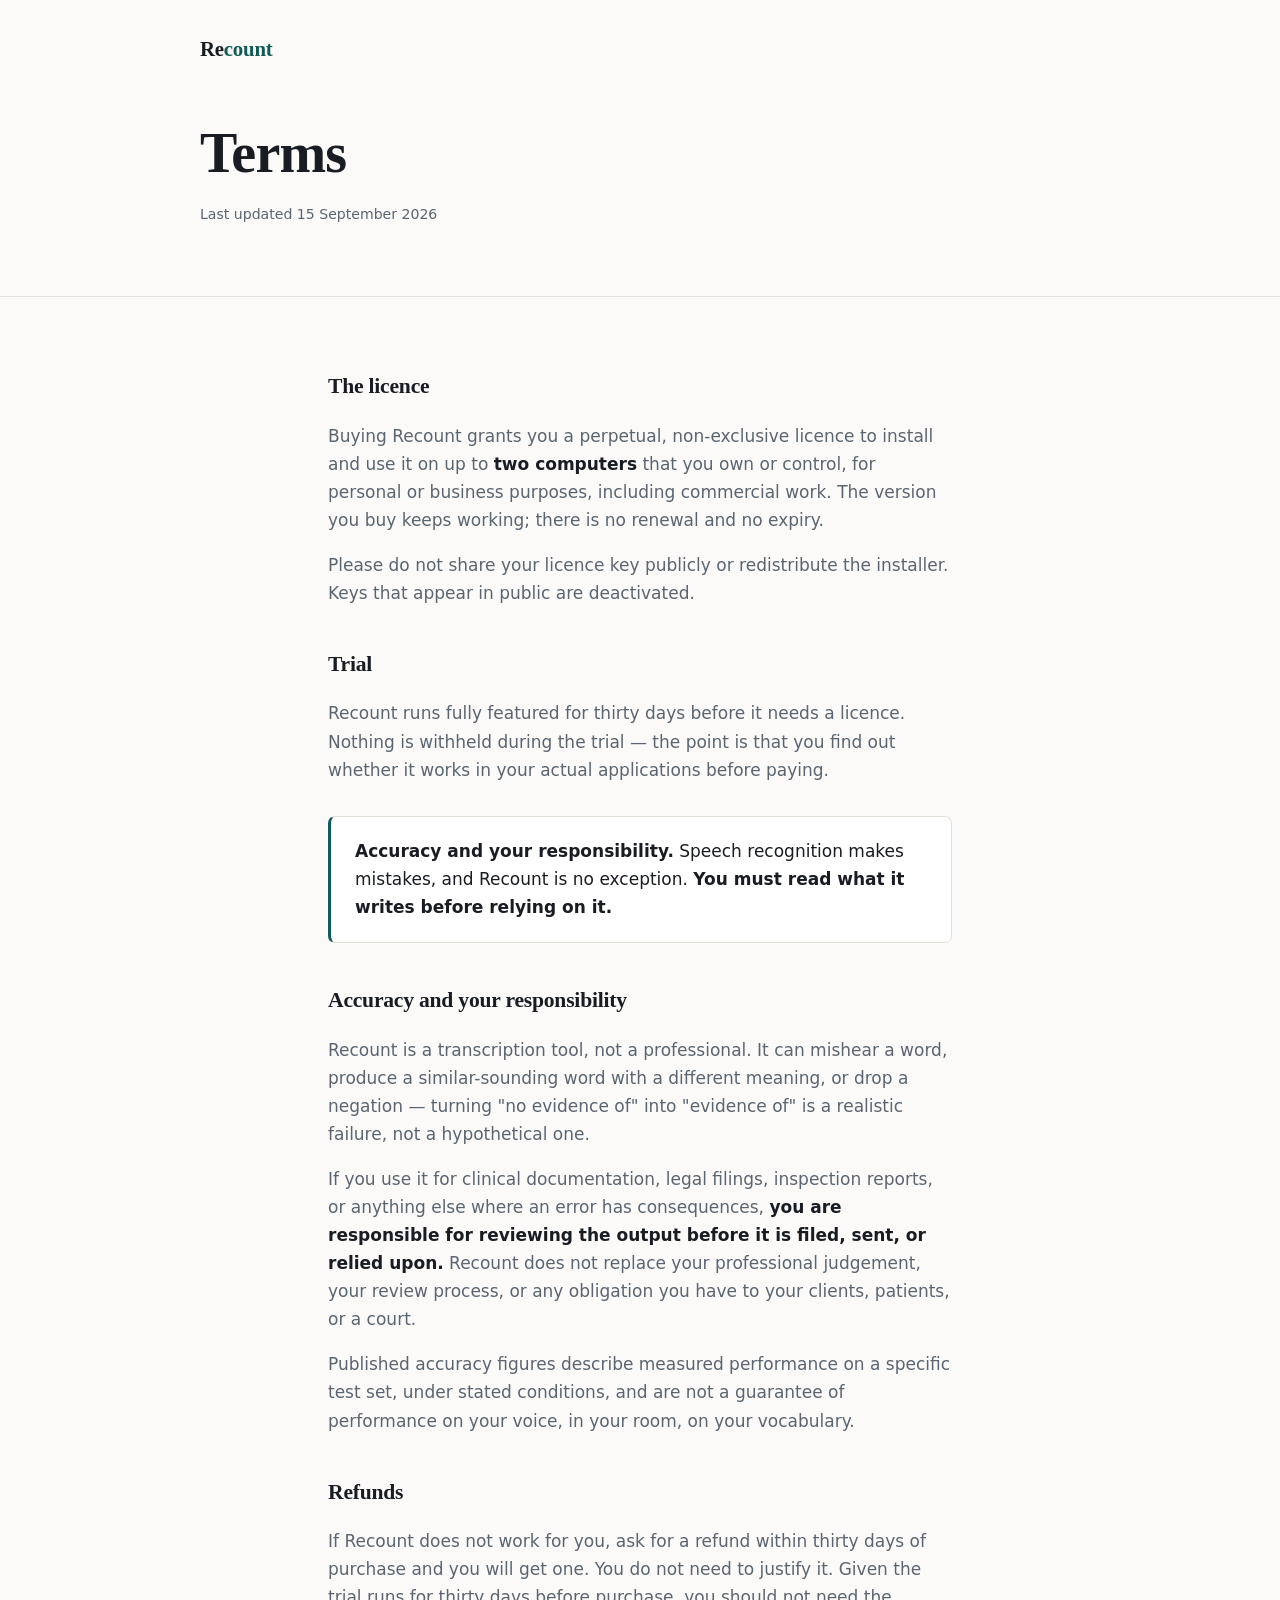
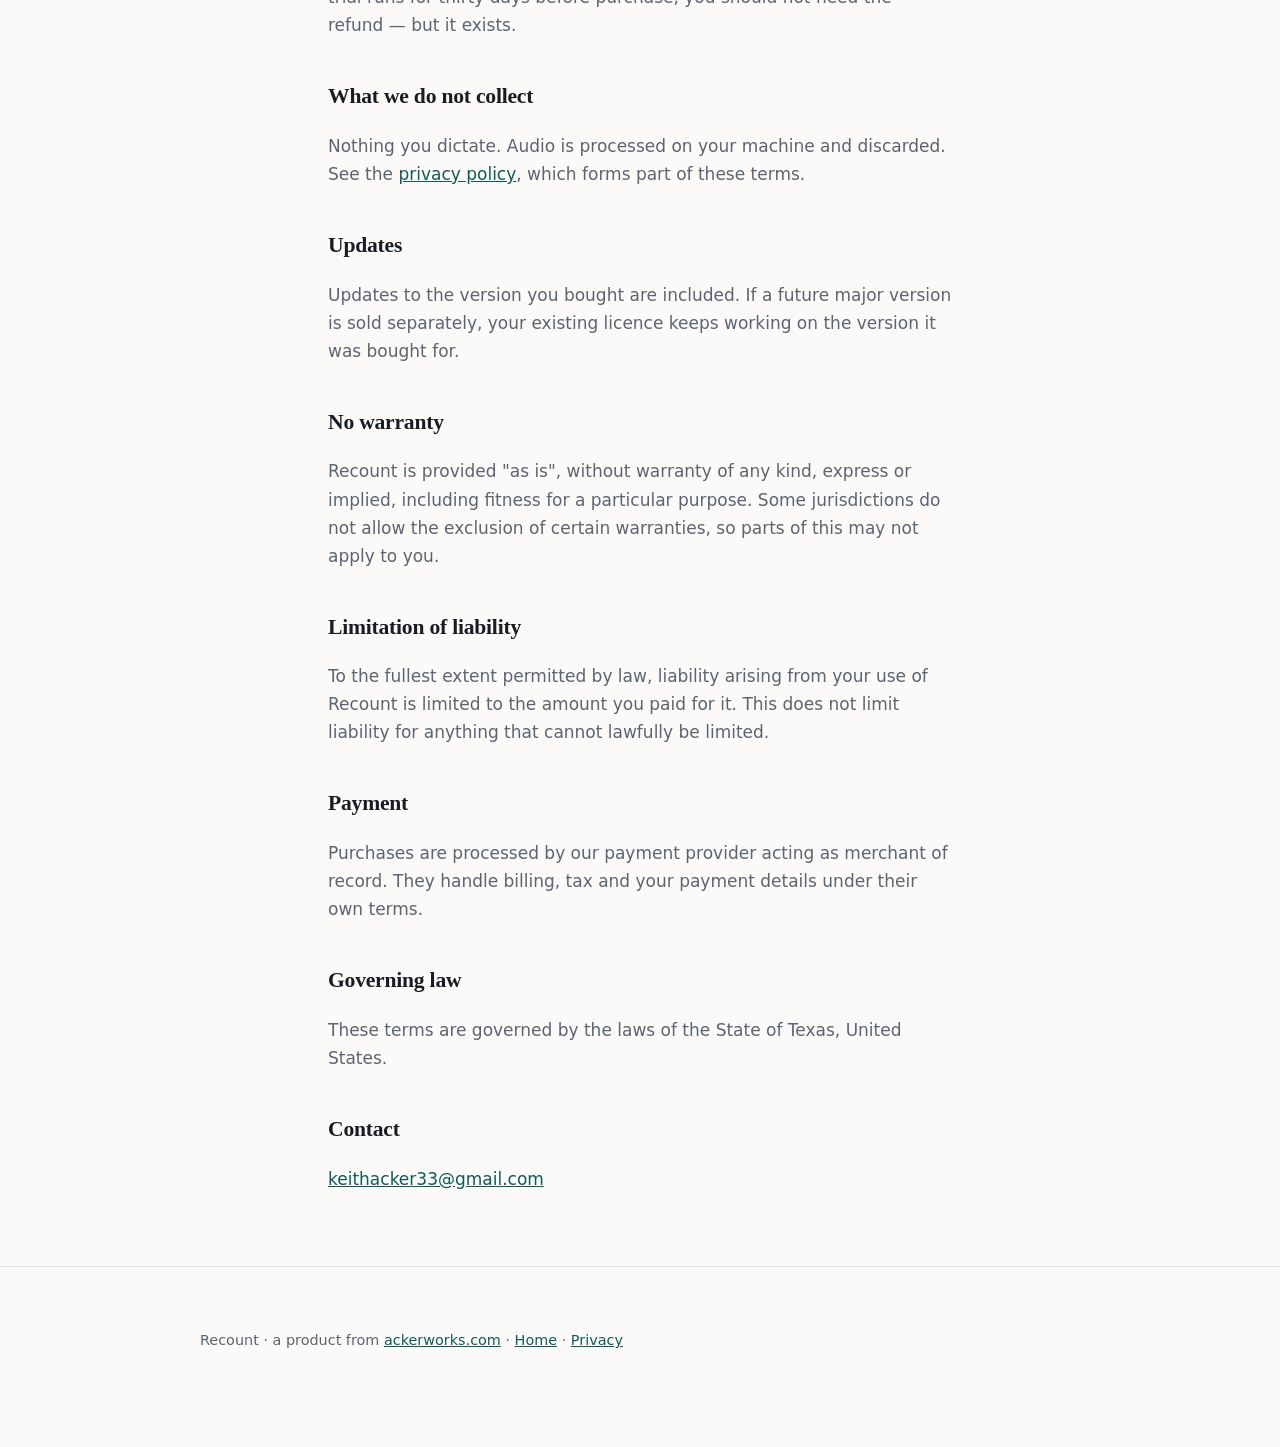
<file: public/terms.html>
<!doctype html>
<html lang="en">
<head>
<meta charset="utf-8">
<meta name="viewport" content="width=device-width, initial-scale=1">
<title>Terms — Recount</title>
<meta name="description" content="Licence terms for Recount.">
<link rel="stylesheet" href="style.css">

<!--
  DRAFT - a lawyer must read this before anything is sold. It is not legal advice and it
  has not been reviewed.

  The clause that genuinely matters is "Accuracy and your responsibility". This software
  will be used to write medical records and legal filings. A dropped negation - "no
  evidence of" becoming "evidence of" - is a plausible and serious failure. That section
  is not boilerplate; do not let anyone trim it for tone.

  Governing law is set to Texas because that is where the seller is. Confirm before sale.
-->

<style>
  .doc { max-width: 42rem; }
  .doc h2 { font-size: 1.35rem; margin-top: 2.5rem; }
  .doc h2:first-of-type { margin-top: 1rem; }
  .doc p, .doc li { color: var(--muted); }
  .doc strong { color: var(--ink); }
  .updated { font-size: .88rem; color: var(--muted); margin-top: .5rem; }
  .keypoint {
    background: var(--card); border: 1px solid var(--line);
    border-left: 3px solid var(--accent);
    border-radius: 7px; padding: 1.3rem 1.5rem; margin: 2rem 0;
  }
  .keypoint p { margin: 0; color: var(--ink); }
</style>
</head>
<body>

<div class="brandbar">
  <div class="wrap"><a class="wordmark" href="index.html">Re<span>count</span></a></div>
</div>

<header>
  <div class="wrap">
    <h1>Terms</h1>
    <p class="updated">Last updated 15 September 2026</p>
  </div>
</header>

<section>
  <div class="wrap doc">

    <h2>The licence</h2>
    <p>
      Buying Recount grants you a perpetual, non-exclusive licence to install and use it
      on up to <strong>two computers</strong> that you own or control, for personal or
      business purposes, including commercial work. The version you buy keeps working;
      there is no renewal and no expiry.
    </p>
    <p>
      Please do not share your licence key publicly or redistribute the installer. Keys
      that appear in public are deactivated.
    </p>

    <h2>Trial</h2>
    <p>
      Recount runs fully featured for thirty days before it needs a licence. Nothing is
      withheld during the trial &mdash; the point is that you find out whether it works in
      your actual applications before paying.
    </p>

    <div class="keypoint">
      <p>
        <strong>Accuracy and your responsibility.</strong> Speech recognition makes
        mistakes, and Recount is no exception. <strong>You must read what it writes before
        relying on it.</strong>
      </p>
    </div>

    <h2>Accuracy and your responsibility</h2>
    <p>
      Recount is a transcription tool, not a professional. It can mishear a word, produce
      a similar-sounding word with a different meaning, or drop a negation &mdash; turning
      "no evidence of" into "evidence of" is a realistic failure, not a hypothetical one.
    </p>
    <p>
      If you use it for clinical documentation, legal filings, inspection reports, or
      anything else where an error has consequences, <strong>you are responsible for
      reviewing the output before it is filed, sent, or relied upon.</strong> Recount does
      not replace your professional judgement, your review process, or any obligation you
      have to your clients, patients, or a court.
    </p>
    <p>
      Published accuracy figures describe measured performance on a specific test set,
      under stated conditions, and are not a guarantee of performance on your voice, in
      your room, on your vocabulary.
    </p>

    <h2>Refunds</h2>
    <p>
      If Recount does not work for you, ask for a refund within thirty days of purchase
      and you will get one. You do not need to justify it. Given the trial runs for thirty
      days before purchase, you should not need the refund &mdash; but it exists.
    </p>

    <h2>What we do not collect</h2>
    <p>
      Nothing you dictate. Audio is processed on your machine and discarded. See the
      <a href="privacy.html">privacy policy</a>, which forms part of these terms.
    </p>

    <h2>Updates</h2>
    <p>
      Updates to the version you bought are included. If a future major version is sold
      separately, your existing licence keeps working on the version it was bought for.
    </p>

    <h2>No warranty</h2>
    <p>
      Recount is provided "as is", without warranty of any kind, express or implied,
      including fitness for a particular purpose. Some jurisdictions do not allow the
      exclusion of certain warranties, so parts of this may not apply to you.
    </p>

    <h2>Limitation of liability</h2>
    <p>
      To the fullest extent permitted by law, liability arising from your use of Recount
      is limited to the amount you paid for it. This does not limit liability for anything
      that cannot lawfully be limited.
    </p>

    <h2>Payment</h2>
    <p>
      Purchases are processed by our payment provider acting as merchant of record. They
      handle billing, tax and your payment details under their own terms.
    </p>

    <h2>Governing law</h2>
    <p>
      These terms are governed by the laws of the State of Texas, United States.
    </p>

    <h2>Contact</h2>
    <p><a href="mailto:keithacker33@gmail.com">keithacker33@gmail.com</a></p>

  </div>
</section>

<footer>
  <div class="wrap">
    <p>
      Recount &middot; a product from <a href="https://ackerworks.com">ackerworks.com</a>
      &middot; <a href="index.html">Home</a> &middot; <a href="privacy.html">Privacy</a>
    </p>
  </div>
</footer>

</body>
</html>
</file>
<file: docs/style.css>
:root {
    --paper:  #fbfaf8;
    --card:   #ffffff;
    --ink:    #191d23;
    --muted:  #5b6571;
    --line:   #e3e0da;
    --accent: #0f5c56;
    --accent-soft: #e8f1ef;
    --warn:   #8a5a12;
    --warn-bg:#fdf4e3;

    --serif: "Source Serif 4", Georgia, "Times New Roman", serif;
    --sans: -apple-system, "Segoe UI", system-ui, sans-serif;
  }

  @media (prefers-color-scheme: dark) {
    :root:not([data-theme="light"]) {
      --paper:  #14171b;
      --card:   #1b1f25;
      --ink:    #eceef1;
      --muted:  #a0a8b4;
      --line:   #2b3138;
      --accent: #5fb3a9;
      --accent-soft: #17302e;
      --warn:   #d9a555;
      --warn-bg:#2a2214;
    }
  }

  * { box-sizing: border-box; }
  body {
    margin: 0;
    background: var(--paper);
    color: var(--ink);
    font-family: var(--sans);
    font-size: 17px;
    line-height: 1.65;
    -webkit-font-smoothing: antialiased;
  }
  .wrap { max-width: 58rem; margin: 0 auto; padding: 0 1.5rem; }
  a { color: var(--accent); }

  /* ---- masthead ---- */
  .brandbar { padding: 2rem 0 0; }
  .wordmark {
    font-family: var(--serif);
    font-size: 1.3rem; font-weight: 600; letter-spacing: -.01em;
    color: var(--ink); text-decoration: none;
  }
  .wordmark span { color: var(--accent); }
  header { padding: 3.5rem 0 3.5rem; }
  .eyebrow {
    display: inline-block;
    font-size: .74rem; font-weight: 600;
    letter-spacing: .1em; text-transform: uppercase;
    color: var(--accent); background: var(--accent-soft);
    padding: .35rem .8rem; border-radius: 4px;
    margin-bottom: 1.6rem;
  }
  h1 {
    font-family: var(--serif);
    font-size: clamp(2.3rem, 5.5vw, 3.5rem);
    font-weight: 600; line-height: 1.12; letter-spacing: -.015em;
    margin: 0 0 1.1rem; text-wrap: balance;
    max-width: 20ch;
  }
  .standfirst {
    font-size: 1.16rem; color: var(--muted);
    max-width: 40rem; margin: 0 0 2.4rem;
  }
  .actions { display: flex; flex-wrap: wrap; gap: 1rem; align-items: center; }
  .btn {
    display: inline-block; background: var(--accent); color: #fff;
    font-weight: 600; font-size: 1rem; text-decoration: none;
    padding: .8rem 1.7rem; border-radius: 5px;
  }
  .btn:hover { filter: brightness(1.12); }
  .aside { font-size: .92rem; color: var(--muted); }

  /* ---- sections ---- */
  section { padding: 3.5rem 0; border-top: 1px solid var(--line); }
  h2 {
    font-family: var(--serif);
    font-size: 1.95rem; font-weight: 600; letter-spacing: -.01em;
    margin: 0 0 .7rem; text-wrap: balance;
  }
  .lede { color: var(--muted); max-width: 42rem; margin: 0 0 2rem; }

  .grid { display: grid; gap: 1rem; grid-template-columns: repeat(auto-fit, minmax(15rem, 1fr)); }
  .card {
    background: var(--card); border: 1px solid var(--line);
    border-radius: 7px; padding: 1.35rem 1.45rem;
  }
  .card h3 { font-size: 1rem; font-weight: 650; margin: 0 0 .4rem; }
  .card p { margin: 0; font-size: .95rem; color: var(--muted); }

  /* ---- app list ---- */
  .apps { display: grid; gap: .55rem; grid-template-columns: repeat(auto-fit, minmax(12rem, 1fr)); }
  .app {
    display: flex; align-items: center; gap: .6rem;
    background: var(--card); border: 1px solid var(--line);
    border-radius: 6px; padding: .7rem .9rem; font-size: .94rem;
  }
  .tick { color: var(--accent); font-weight: 700; flex: none; }

  /* ---- measurement ---- */
  .table-scroll { overflow-x: auto; }
  table { width: 100%; border-collapse: collapse; font-size: .95rem; min-width: 26rem; }
  th {
    text-align: left; font-size: .72rem; font-weight: 600;
    letter-spacing: .09em; text-transform: uppercase; color: var(--muted);
    padding: 0 1rem .55rem 0; border-bottom: 1px solid var(--line);
  }
  td { padding: .6rem 1rem .6rem 0; border-bottom: 1px solid var(--line); }
  td.n { font-variant-numeric: tabular-nums; font-weight: 600; }
  tr:last-child td { border-bottom: none; }

  .note {
    font-size: .88rem; color: var(--muted);
    border-left: 2px solid var(--line); padding-left: 1rem; margin-top: 1.5rem;
  }

  /* ---- price ---- */
  .price-box {
    background: var(--card); border: 1px solid var(--line);
    border-radius: 8px; padding: 2rem;
    display: flex; flex-wrap: wrap; gap: 2.5rem; align-items: center;
  }
  .amount { font-family: var(--serif); font-size: 3.2rem; font-weight: 600; line-height: 1; }
  .amount small { display: block; font-family: var(--sans); font-size: .9rem; font-weight: 400; color: var(--muted); margin-top: .4rem; }
  .compare { flex: 1; min-width: 16rem; font-size: .95rem; color: var(--muted); }

  .status {
    background: var(--warn-bg); border: 1px solid var(--warn);
    color: var(--warn); border-radius: 7px;
    padding: 1.1rem 1.3rem; font-size: .95rem; margin-top: 2rem;
  }
  .status strong { color: var(--warn); }

  footer { padding: 3rem 0 5rem; border-top: 1px solid var(--line); color: var(--muted); font-size: .9rem; }
</file>
<file: public/style.css>
:root {
    --paper:  #fbfaf8;
    --card:   #ffffff;
    --ink:    #191d23;
    --muted:  #5b6571;
    --line:   #e3e0da;
    --accent: #0f5c56;
    --accent-soft: #e8f1ef;
    --warn:   #8a5a12;
    --warn-bg:#fdf4e3;

    --serif: "Source Serif 4", Georgia, "Times New Roman", serif;
    --sans: -apple-system, "Segoe UI", system-ui, sans-serif;
  }

  @media (prefers-color-scheme: dark) {
    :root:not([data-theme="light"]) {
      --paper:  #14171b;
      --card:   #1b1f25;
      --ink:    #eceef1;
      --muted:  #a0a8b4;
      --line:   #2b3138;
      --accent: #5fb3a9;
      --accent-soft: #17302e;
      --warn:   #d9a555;
      --warn-bg:#2a2214;
    }
  }

  * { box-sizing: border-box; }
  body {
    margin: 0;
    background: var(--paper);
    color: var(--ink);
    font-family: var(--sans);
    font-size: 17px;
    line-height: 1.65;
    -webkit-font-smoothing: antialiased;
  }
  .wrap { max-width: 58rem; margin: 0 auto; padding: 0 1.5rem; }
  a { color: var(--accent); }

  /* ---- masthead ---- */
  .brandbar { padding: 2rem 0 0; }
  .wordmark {
    font-family: var(--serif);
    font-size: 1.3rem; font-weight: 600; letter-spacing: -.01em;
    color: var(--ink); text-decoration: none;
  }
  .wordmark span { color: var(--accent); }
  header { padding: 3.5rem 0 3.5rem; }
  .eyebrow {
    display: inline-block;
    font-size: .74rem; font-weight: 600;
    letter-spacing: .1em; text-transform: uppercase;
    color: var(--accent); background: var(--accent-soft);
    padding: .35rem .8rem; border-radius: 4px;
    margin-bottom: 1.6rem;
  }
  h1 {
    font-family: var(--serif);
    font-size: clamp(2.3rem, 5.5vw, 3.5rem);
    font-weight: 600; line-height: 1.12; letter-spacing: -.015em;
    margin: 0 0 1.1rem; text-wrap: balance;
    max-width: 20ch;
  }
  .standfirst {
    font-size: 1.16rem; color: var(--muted);
    max-width: 40rem; margin: 0 0 2.4rem;
  }
  .actions { display: flex; flex-wrap: wrap; gap: 1rem; align-items: center; }
  .btn {
    display: inline-block; background: var(--accent); color: #fff;
    font-weight: 600; font-size: 1rem; text-decoration: none;
    padding: .8rem 1.7rem; border-radius: 5px;
  }
  .btn:hover { filter: brightness(1.12); }
  .aside { font-size: .92rem; color: var(--muted); }

  /* ---- sections ---- */
  section { padding: 3.5rem 0; border-top: 1px solid var(--line); }
  h2 {
    font-family: var(--serif);
    font-size: 1.95rem; font-weight: 600; letter-spacing: -.01em;
    margin: 0 0 .7rem; text-wrap: balance;
  }
  .lede { color: var(--muted); max-width: 42rem; margin: 0 0 2rem; }

  .grid { display: grid; gap: 1rem; grid-template-columns: repeat(auto-fit, minmax(15rem, 1fr)); }
  .card {
    background: var(--card); border: 1px solid var(--line);
    border-radius: 7px; padding: 1.35rem 1.45rem;
  }
  .card h3 { font-size: 1rem; font-weight: 650; margin: 0 0 .4rem; }
  .card p { margin: 0; font-size: .95rem; color: var(--muted); }

  /* ---- app list ---- */
  .apps { display: grid; gap: .55rem; grid-template-columns: repeat(auto-fit, minmax(12rem, 1fr)); }
  .app {
    display: flex; align-items: center; gap: .6rem;
    background: var(--card); border: 1px solid var(--line);
    border-radius: 6px; padding: .7rem .9rem; font-size: .94rem;
  }
  .tick { color: var(--accent); font-weight: 700; flex: none; }

  /* ---- measurement ---- */
  .table-scroll { overflow-x: auto; }
  table { width: 100%; border-collapse: collapse; font-size: .95rem; min-width: 26rem; }
  th {
    text-align: left; font-size: .72rem; font-weight: 600;
    letter-spacing: .09em; text-transform: uppercase; color: var(--muted);
    padding: 0 1rem .55rem 0; border-bottom: 1px solid var(--line);
  }
  td { padding: .6rem 1rem .6rem 0; border-bottom: 1px solid var(--line); }
  td.n { font-variant-numeric: tabular-nums; font-weight: 600; }
  tr:last-child td { border-bottom: none; }

  .note {
    font-size: .88rem; color: var(--muted);
    border-left: 2px solid var(--line); padding-left: 1rem; margin-top: 1.5rem;
  }

  /* ---- price ---- */
  .price-box {
    background: var(--card); border: 1px solid var(--line);
    border-radius: 8px; padding: 2rem;
    display: flex; flex-wrap: wrap; gap: 2.5rem; align-items: center;
  }
  .amount { font-family: var(--serif); font-size: 3.2rem; font-weight: 600; line-height: 1; }
  .amount small { display: block; font-family: var(--sans); font-size: .9rem; font-weight: 400; color: var(--muted); margin-top: .4rem; }
  .compare { flex: 1; min-width: 16rem; font-size: .95rem; color: var(--muted); }

  .status {
    background: var(--warn-bg); border: 1px solid var(--warn);
    color: var(--warn); border-radius: 7px;
    padding: 1.1rem 1.3rem; font-size: .95rem; margin-top: 2rem;
  }
  .status strong { color: var(--warn); }

  footer { padding: 3rem 0 5rem; border-top: 1px solid var(--line); color: var(--muted); font-size: .9rem; }
</file>
